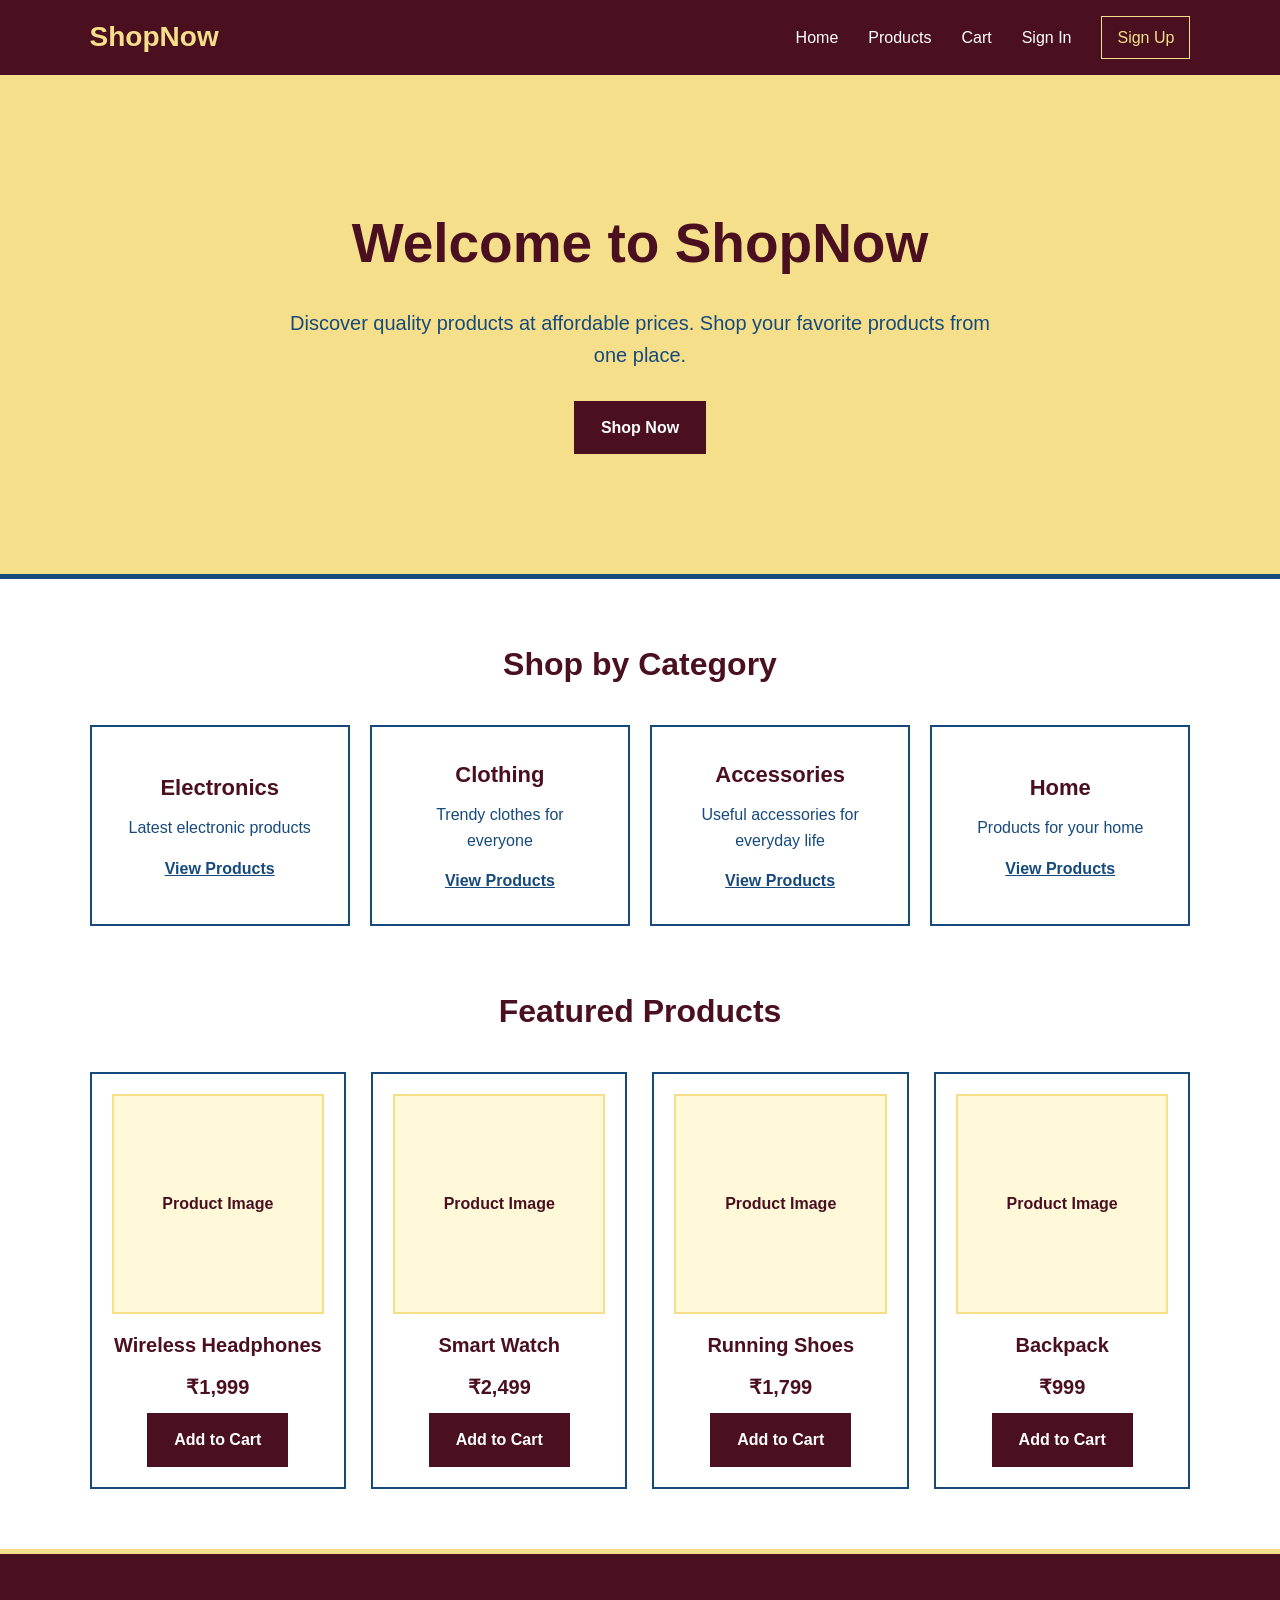
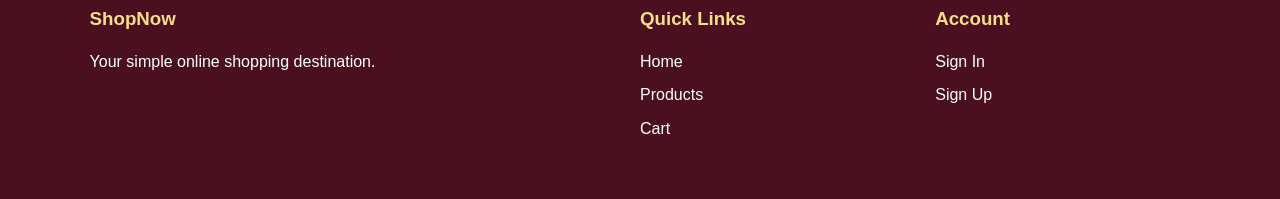
<file: projects/ecommerce-website/index.html>
<!DOCTYPE html>
<html lang="en">
  <head>
    <meta charset="UTF-8" />
    <meta name="viewport" content="width=device-width, initial-scale=1.0" />
    <title>ShopNow - Home</title>
    <link rel="stylesheet" href="css/style.css" />
  </head>

  <body>
    <!-- Header -->
    <header class="header">
      <div class="logo">
        <a href="index.html">ShopNow</a>
      </div>

      <nav class="navbar">
        <a href="index.html">Home</a>
        <a href="products.html">Products</a>
        <a href="cart.html">Cart</a>
        <a href="signin.html">Sign In</a>
        <a href="signup.html" class="signup-link">Sign Up</a>
      </nav>
    </header>

    <!-- Hero Section -->
    <section class="hero">
      <div class="hero-content">
        <h1>Welcome to ShopNow</h1>

        <p>
          Discover quality products at affordable prices. Shop your favorite
          products from one place.
        </p>

        <a href="products.html" class="btn"> Shop Now </a>
      </div>
    </section>

    <!-- Categories -->
    <section class="section">
      <h2>Shop by Category</h2>

      <div class="category-container">
        <div class="category-card">
          <h3>Electronics</h3>
          <p>Latest electronic products</p>
          <a href="products.html">View Products</a>
        </div>

        <div class="category-card">
          <h3>Clothing</h3>
          <p>Trendy clothes for everyone</p>
          <a href="products.html">View Products</a>
        </div>

        <div class="category-card">
          <h3>Accessories</h3>
          <p>Useful accessories for everyday life</p>
          <a href="products.html">View Products</a>
        </div>

        <div class="category-card">
          <h3>Home</h3>
          <p>Products for your home</p>
          <a href="products.html">View Products</a>
        </div>
      </div>
    </section>

    <!-- Featured Products -->
    <section class="section">
      <h2>Featured Products</h2>

      <div class="product-container">
        <div class="product-card">
          <div class="product-image">Product Image</div>

          <h3>Wireless Headphones</h3>

          <p class="price">₹1,999</p>

          <a href="cart.html" class="btn"> Add to Cart </a>
        </div>

        <div class="product-card">
          <div class="product-image">Product Image</div>

          <h3>Smart Watch</h3>

          <p class="price">₹2,499</p>

          <a href="cart.html" class="btn"> Add to Cart </a>
        </div>

        <div class="product-card">
          <div class="product-image">Product Image</div>

          <h3>Running Shoes</h3>

          <p class="price">₹1,799</p>

          <a href="cart.html" class="btn"> Add to Cart </a>
        </div>

        <div class="product-card">
          <div class="product-image">Product Image</div>

          <h3>Backpack</h3>

          <p class="price">₹999</p>

          <a href="cart.html" class="btn"> Add to Cart </a>
        </div>
      </div>
    </section>

    <!-- Footer -->
    <footer class="footer">
      <div>
        <h3>ShopNow</h3>
        <p>Your simple online shopping destination.</p>
      </div>

      <div>
        <h3>Quick Links</h3>
        <a href="index.html">Home</a>
        <a href="products.html">Products</a>
        <a href="cart.html">Cart</a>
      </div>

      <div>
        <h3>Account</h3>
        <a href="signin.html">Sign In</a>
        <a href="signup.html">Sign Up</a>
      </div>
    </footer>
  </body>
</html>
</file>
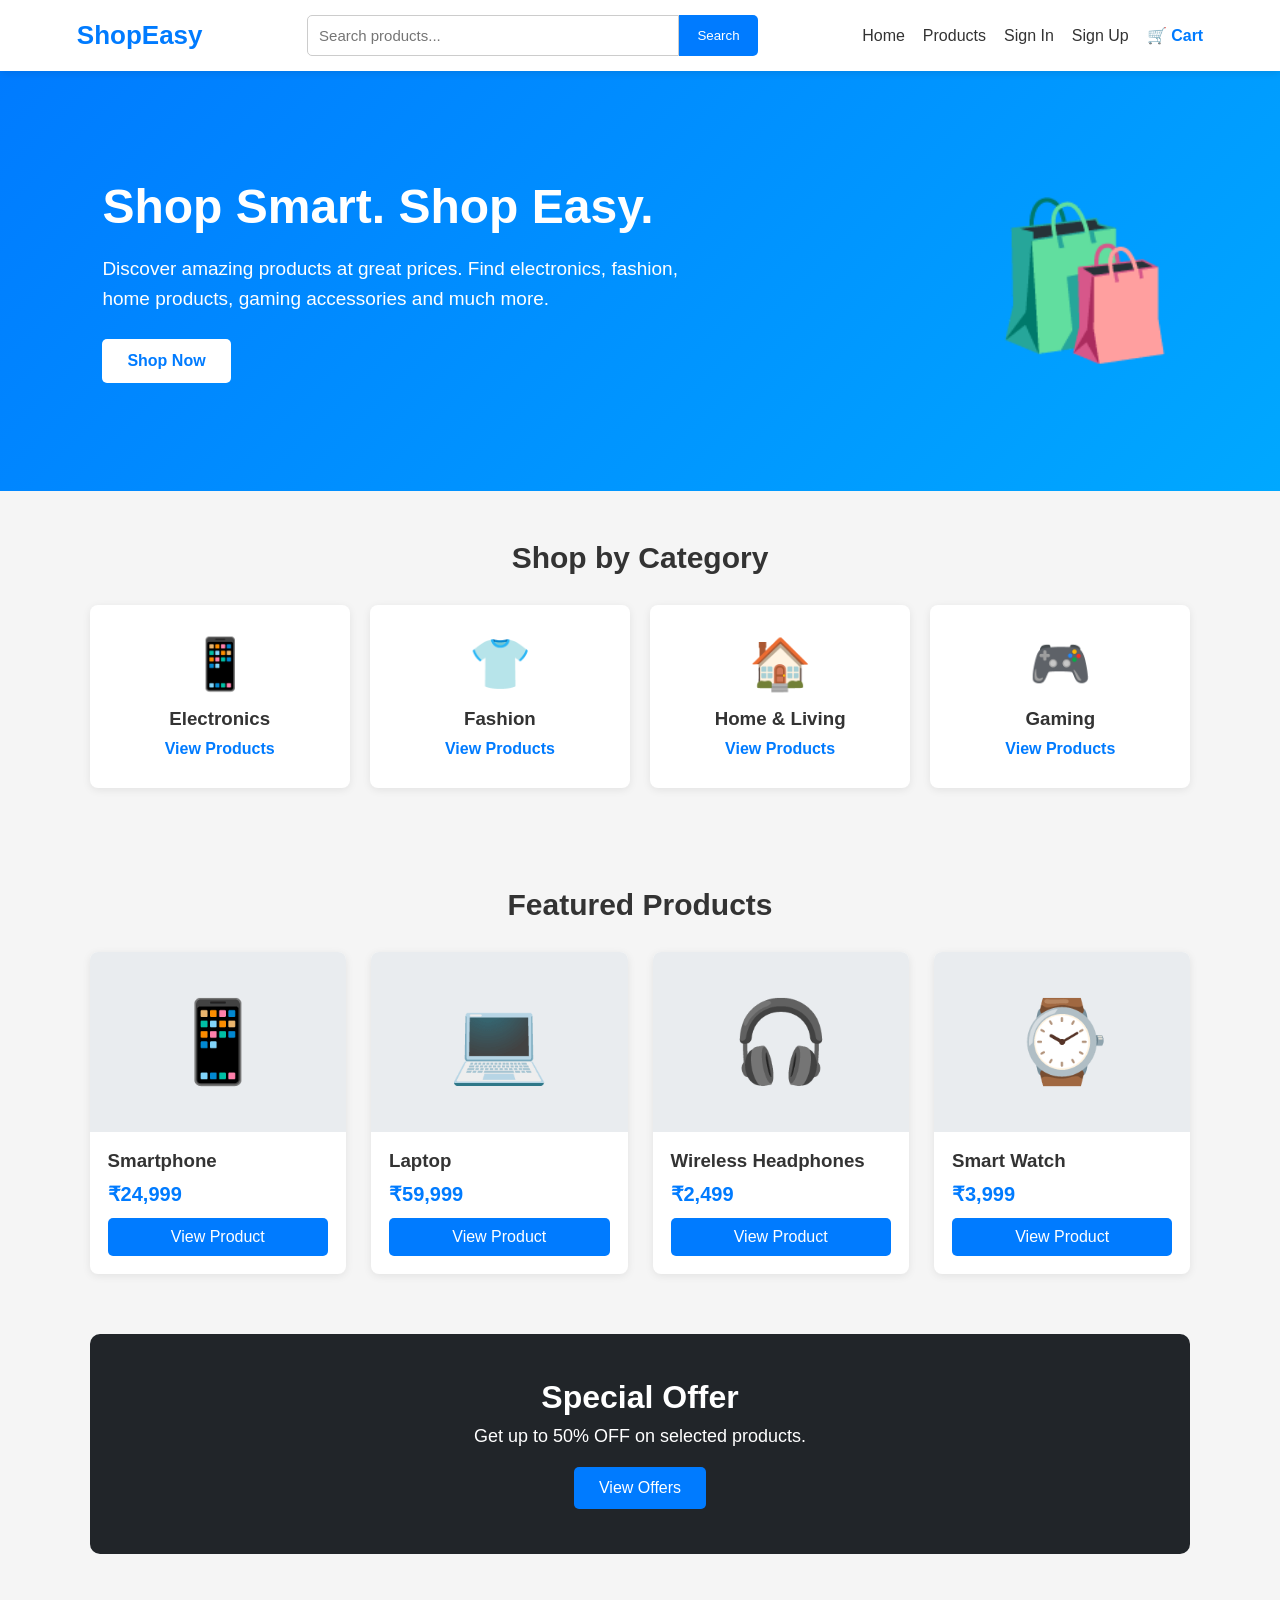
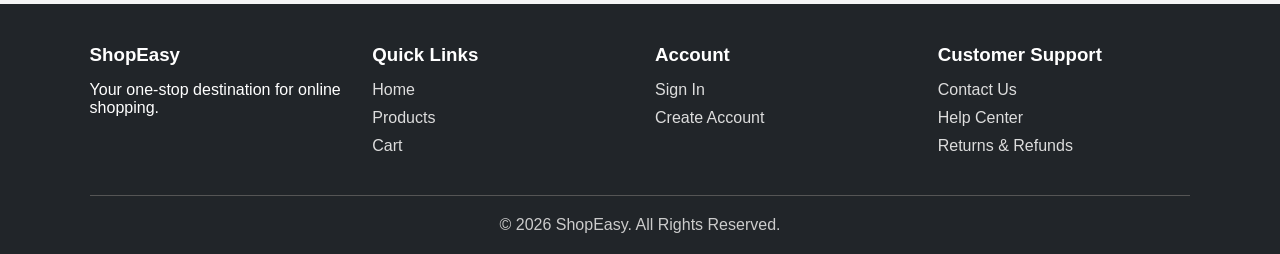
<file: projects/signupform/index.html>
<!DOCTYPE html>
<html lang="en">
  <head>
    <meta charset="UTF-8" />
    <meta name="viewport" content="width=device-width, initial-scale=1.0" />

    <title>ShopEasy - Home</title>

    <style>
      * {
        margin: 0;
        padding: 0;
        box-sizing: border-box;
      }

      body {
        font-family: Arial, sans-serif;
        background-color: #f5f5f5;
        color: #333;
      }

      /* NAVBAR */

      .navbar {
        background-color: white;
        min-height: 70px;
        display: flex;
        align-items: center;
        justify-content: space-between;
        padding: 15px 6%;
        box-shadow: 0 2px 8px rgba(0, 0, 0, 0.1);
        position: sticky;
        top: 0;
        z-index: 1000;
      }

      .logo {
        font-size: 26px;
        font-weight: bold;
        color: #007bff;
        text-decoration: none;
      }

      .search-box {
        display: flex;
        width: 40%;
      }

      .search-box input {
        width: 100%;
        padding: 11px;
        border: 1px solid #ccc;
        border-radius: 5px 0 0 5px;
        font-size: 15px;
        outline: none;
      }

      .search-box button {
        padding: 11px 18px;
        border: none;
        background-color: #007bff;
        color: white;
        cursor: pointer;
        border-radius: 0 5px 5px 0;
      }

      .nav-links {
        display: flex;
        align-items: center;
        gap: 18px;
      }

      .nav-links a {
        text-decoration: none;
        color: #333;
        font-weight: 500;
      }

      .nav-links a:hover {
        color: #007bff;
      }

      .cart {
        color: #007bff !important;
        font-weight: bold !important;
      }

      /* HERO */

      .hero {
        min-height: 420px;
        background: linear-gradient(135deg, #007bff, #00a8ff);
        color: white;
        display: flex;
        align-items: center;
        justify-content: space-between;
        padding: 60px 8%;
      }

      .hero-content {
        max-width: 600px;
      }

      .hero-content h1 {
        font-size: 48px;
        margin-bottom: 20px;
      }

      .hero-content p {
        font-size: 19px;
        line-height: 1.6;
        margin-bottom: 25px;
      }

      .shop-btn {
        display: inline-block;
        background-color: white;
        color: #007bff;
        padding: 13px 25px;
        border-radius: 5px;
        text-decoration: none;
        font-weight: bold;
      }

      .shop-btn:hover {
        background-color: #eee;
      }

      .hero-icon {
        font-size: 150px;
      }

      /* SECTION */

      .section {
        padding: 50px 7%;
      }

      .section-title {
        text-align: center;
        font-size: 30px;
        margin-bottom: 30px;
      }

      /* CATEGORIES */

      .categories {
        display: grid;
        grid-template-columns: repeat(4, 1fr);
        gap: 20px;
      }

      .category {
        background-color: white;
        padding: 30px;
        text-align: center;
        border-radius: 8px;
        box-shadow: 0 2px 8px rgba(0, 0, 0, 0.08);
        transition: 0.3s;
      }

      .category:hover {
        transform: translateY(-5px);
      }

      .category-icon {
        font-size: 50px;
        margin-bottom: 15px;
      }

      .category h3 {
        margin-bottom: 10px;
      }

      .category a {
        color: #007bff;
        text-decoration: none;
        font-weight: bold;
      }

      /* PRODUCTS */

      .products {
        display: grid;
        grid-template-columns: repeat(4, 1fr);
        gap: 25px;
      }

      .product-card {
        background-color: white;
        border-radius: 8px;
        overflow: hidden;
        box-shadow: 0 2px 8px rgba(0, 0, 0, 0.08);
      }

      .product-image {
        height: 180px;
        background-color: #e9ecef;
        display: flex;
        align-items: center;
        justify-content: center;
        font-size: 80px;
      }

      .product-details {
        padding: 18px;
      }

      .product-details h3 {
        margin-bottom: 10px;
      }

      .price {
        font-size: 20px;
        color: #007bff;
        font-weight: bold;
        margin-bottom: 12px;
      }

      .product-btn {
        display: block;
        text-align: center;
        background-color: #007bff;
        color: white;
        padding: 10px;
        border-radius: 5px;
        text-decoration: none;
      }

      .product-btn:hover {
        background-color: #0056b3;
      }

      /* OFFER */

      .offer {
        margin: 10px 7% 50px;
        padding: 45px;
        text-align: center;
        background-color: #212529;
        color: white;
        border-radius: 10px;
      }

      .offer h2 {
        font-size: 32px;
        margin-bottom: 10px;
      }

      .offer p {
        margin-bottom: 20px;
        font-size: 18px;
      }

      .offer a {
        display: inline-block;
        padding: 12px 25px;
        background-color: #007bff;
        color: white;
        text-decoration: none;
        border-radius: 5px;
      }

      /* FOOTER */

      footer {
        background-color: #212529;
        color: white;
        padding: 40px 7% 20px;
      }

      .footer-content {
        display: grid;
        grid-template-columns: repeat(4, 1fr);
        gap: 30px;
      }

      .footer-column h3 {
        margin-bottom: 15px;
      }

      .footer-column a {
        display: block;
        color: #ddd;
        text-decoration: none;
        margin-bottom: 10px;
      }

      .footer-column a:hover {
        color: white;
      }

      .copyright {
        text-align: center;
        border-top: 1px solid #555;
        margin-top: 30px;
        padding-top: 20px;
        color: #ccc;
      }

      /* RESPONSIVE */

      @media (max-width: 900px) {
        .navbar {
          flex-wrap: wrap;
          gap: 15px;
        }

        .search-box {
          width: 100%;
          order: 3;
        }

        .categories,
        .products {
          grid-template-columns: repeat(2, 1fr);
        }

        .footer-content {
          grid-template-columns: repeat(2, 1fr);
        }

        .hero-icon {
          display: none;
        }
      }

      @media (max-width: 600px) {
        .nav-links {
          gap: 10px;
          font-size: 13px;
        }

        .hero-content h1 {
          font-size: 35px;
        }

        .categories,
        .products,
        .footer-content {
          grid-template-columns: 1fr;
        }
      }
    </style>
  </head>

  <body>
    <!-- NAVIGATION -->

    <nav class="navbar">
      <a href="index.html" class="logo"> ShopEasy </a>

      <div class="search-box">
        <input type="text" placeholder="Search products..." />

        <button>Search</button>
      </div>

      <div class="nav-links">
        <a href="index.html">Home</a>

        <a href="products.html">Products</a>

        <a href="signin.html">Sign In</a>

        <a href="signup.html">Sign Up</a>

        <a href="#" class="cart"> 🛒 Cart </a>
      </div>
    </nav>

    <!-- HERO -->

    <section class="hero">
      <div class="hero-content">
        <h1>Shop Smart. Shop Easy.</h1>

        <p>
          Discover amazing products at great prices. Find electronics, fashion,
          home products, gaming accessories and much more.
        </p>

        <a href="products.html" class="shop-btn"> Shop Now </a>
      </div>

      <div class="hero-icon">🛍️</div>
    </section>

    <!-- CATEGORIES -->

    <section class="section">
      <h2 class="section-title">Shop by Category</h2>

      <div class="categories">
        <div class="category">
          <div class="category-icon">📱</div>

          <h3>Electronics</h3>

          <a href="products.html"> View Products </a>
        </div>

        <div class="category">
          <div class="category-icon">👕</div>

          <h3>Fashion</h3>

          <a href="products.html"> View Products </a>
        </div>

        <div class="category">
          <div class="category-icon">🏠</div>

          <h3>Home & Living</h3>

          <a href="products.html"> View Products </a>
        </div>

        <div class="category">
          <div class="category-icon">🎮</div>

          <h3>Gaming</h3>

          <a href="products.html"> View Products </a>
        </div>
      </div>
    </section>

    <!-- FEATURED PRODUCTS -->

    <section class="section">
      <h2 class="section-title">Featured Products</h2>

      <div class="products">
        <div class="product-card">
          <div class="product-image">📱</div>

          <div class="product-details">
            <h3>Smartphone</h3>

            <p class="price">₹24,999</p>

            <a href="products.html" class="product-btn"> View Product </a>
          </div>
        </div>

        <div class="product-card">
          <div class="product-image">💻</div>

          <div class="product-details">
            <h3>Laptop</h3>

            <p class="price">₹59,999</p>

            <a href="products.html" class="product-btn"> View Product </a>
          </div>
        </div>

        <div class="product-card">
          <div class="product-image">🎧</div>

          <div class="product-details">
            <h3>Wireless Headphones</h3>

            <p class="price">₹2,499</p>

            <a href="products.html" class="product-btn"> View Product </a>
          </div>
        </div>

        <div class="product-card">
          <div class="product-image">⌚</div>

          <div class="product-details">
            <h3>Smart Watch</h3>

            <p class="price">₹3,999</p>

            <a href="products.html" class="product-btn"> View Product </a>
          </div>
        </div>
      </div>
    </section>

    <!-- OFFER -->

    <section class="offer">
      <h2>Special Offer</h2>

      <p>Get up to 50% OFF on selected products.</p>

      <a href="products.html"> View Offers </a>
    </section>

    <!-- FOOTER -->

    <footer>
      <div class="footer-content">
        <div class="footer-column">
          <h3>ShopEasy</h3>

          <p>Your one-stop destination for online shopping.</p>
        </div>

        <div class="footer-column">
          <h3>Quick Links</h3>

          <a href="index.html">Home</a>

          <a href="products.html">Products</a>

          <a href="#">Cart</a>
        </div>

        <div class="footer-column">
          <h3>Account</h3>

          <a href="signin.html">Sign In</a>

          <a href="signup.html">Create Account</a>
        </div>

        <div class="footer-column">
          <h3>Customer Support</h3>

          <a href="#">Contact Us</a>

          <a href="#">Help Center</a>

          <a href="#">Returns & Refunds</a>
        </div>
      </div>

      <div class="copyright">© 2026 ShopEasy. All Rights Reserved.</div>
    </footer>
  </body>
</html>
</file>
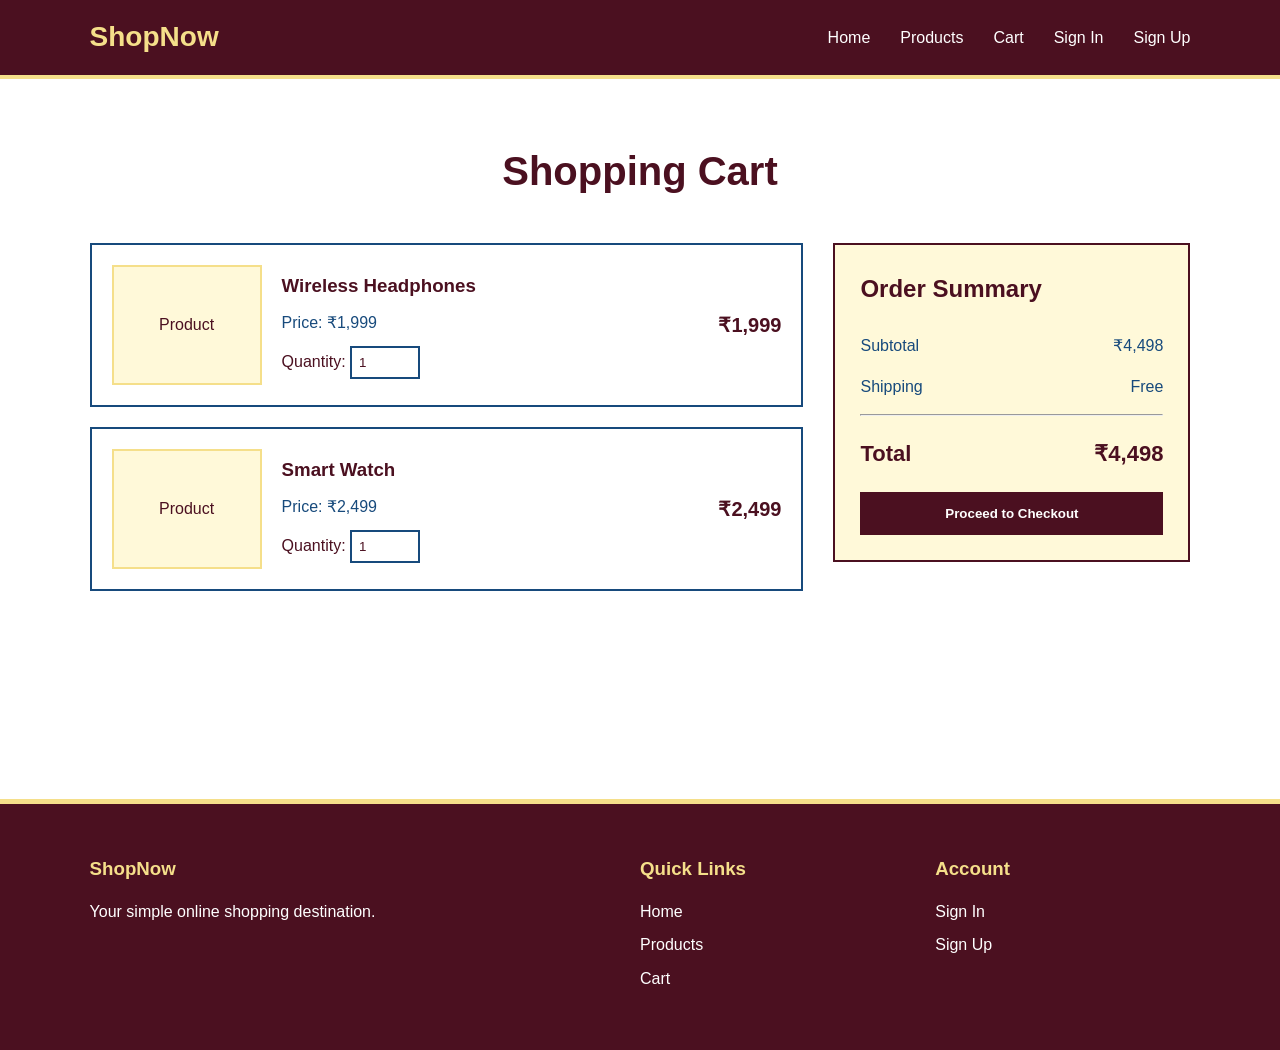
<file: projects/ecommerce-website/cart.html>
<!DOCTYPE html>
<html lang="en">
  <head>
    <meta charset="UTF-8" />
    <meta name="viewport" content="width=device-width, initial-scale=1.0" />
    <title>ShopNow - Cart</title>
    <link rel="stylesheet" href="css/style.css" />
  </head>

  <body>
    <!-- Header -->
    <header class="header">
      <div class="logo">
        <a href="index.html">ShopNow</a>
      </div>

      <nav class="navbar">
        <a href="index.html">Home</a>
        <a href="products.html">Products</a>
        <a href="cart.html">Cart</a>
        <a href="signin.html">Sign In</a>
        <a href="signup.html">Sign Up</a>
      </nav>
    </header>

    <!-- Cart -->
    <main class="cart-section">
      <h1>Shopping Cart</h1>

      <div class="cart-container">
        <!-- Cart Items -->
        <div class="cart-items">
          <div class="cart-item">
            <div class="cart-image">Product</div>

            <div class="cart-details">
              <h3>Wireless Headphones</h3>

              <p>Price: ₹1,999</p>

              <label>
                Quantity:
                <input type="number" value="1" min="1" />
              </label>
            </div>

            <div class="cart-price">₹1,999</div>
          </div>

          <div class="cart-item">
            <div class="cart-image">Product</div>

            <div class="cart-details">
              <h3>Smart Watch</h3>

              <p>Price: ₹2,499</p>

              <label>
                Quantity:
                <input type="number" value="1" min="1" />
              </label>
            </div>

            <div class="cart-price">₹2,499</div>
          </div>
        </div>

        <!-- Order Summary -->
        <div class="order-summary">
          <h2>Order Summary</h2>

          <div class="summary-row">
            <span>Subtotal</span>
            <span>₹4,498</span>
          </div>

          <div class="summary-row">
            <span>Shipping</span>
            <span>Free</span>
          </div>

          <hr />

          <div class="summary-total">
            <span>Total</span>
            <span>₹4,498</span>
          </div>

          <button class="btn checkout-btn">Proceed to Checkout</button>
        </div>
      </div>
    </main>

    <!-- Footer -->
    <footer class="footer">
      <div>
        <h3>ShopNow</h3>
        <p>Your simple online shopping destination.</p>
      </div>

      <div>
        <h3>Quick Links</h3>
        <a href="index.html">Home</a>
        <a href="products.html">Products</a>
        <a href="cart.html">Cart</a>
      </div>

      <div>
        <h3>Account</h3>
        <a href="signin.html">Sign In</a>
        <a href="signup.html">Sign Up</a>
      </div>
    </footer>
  </body>
</html>
</file>
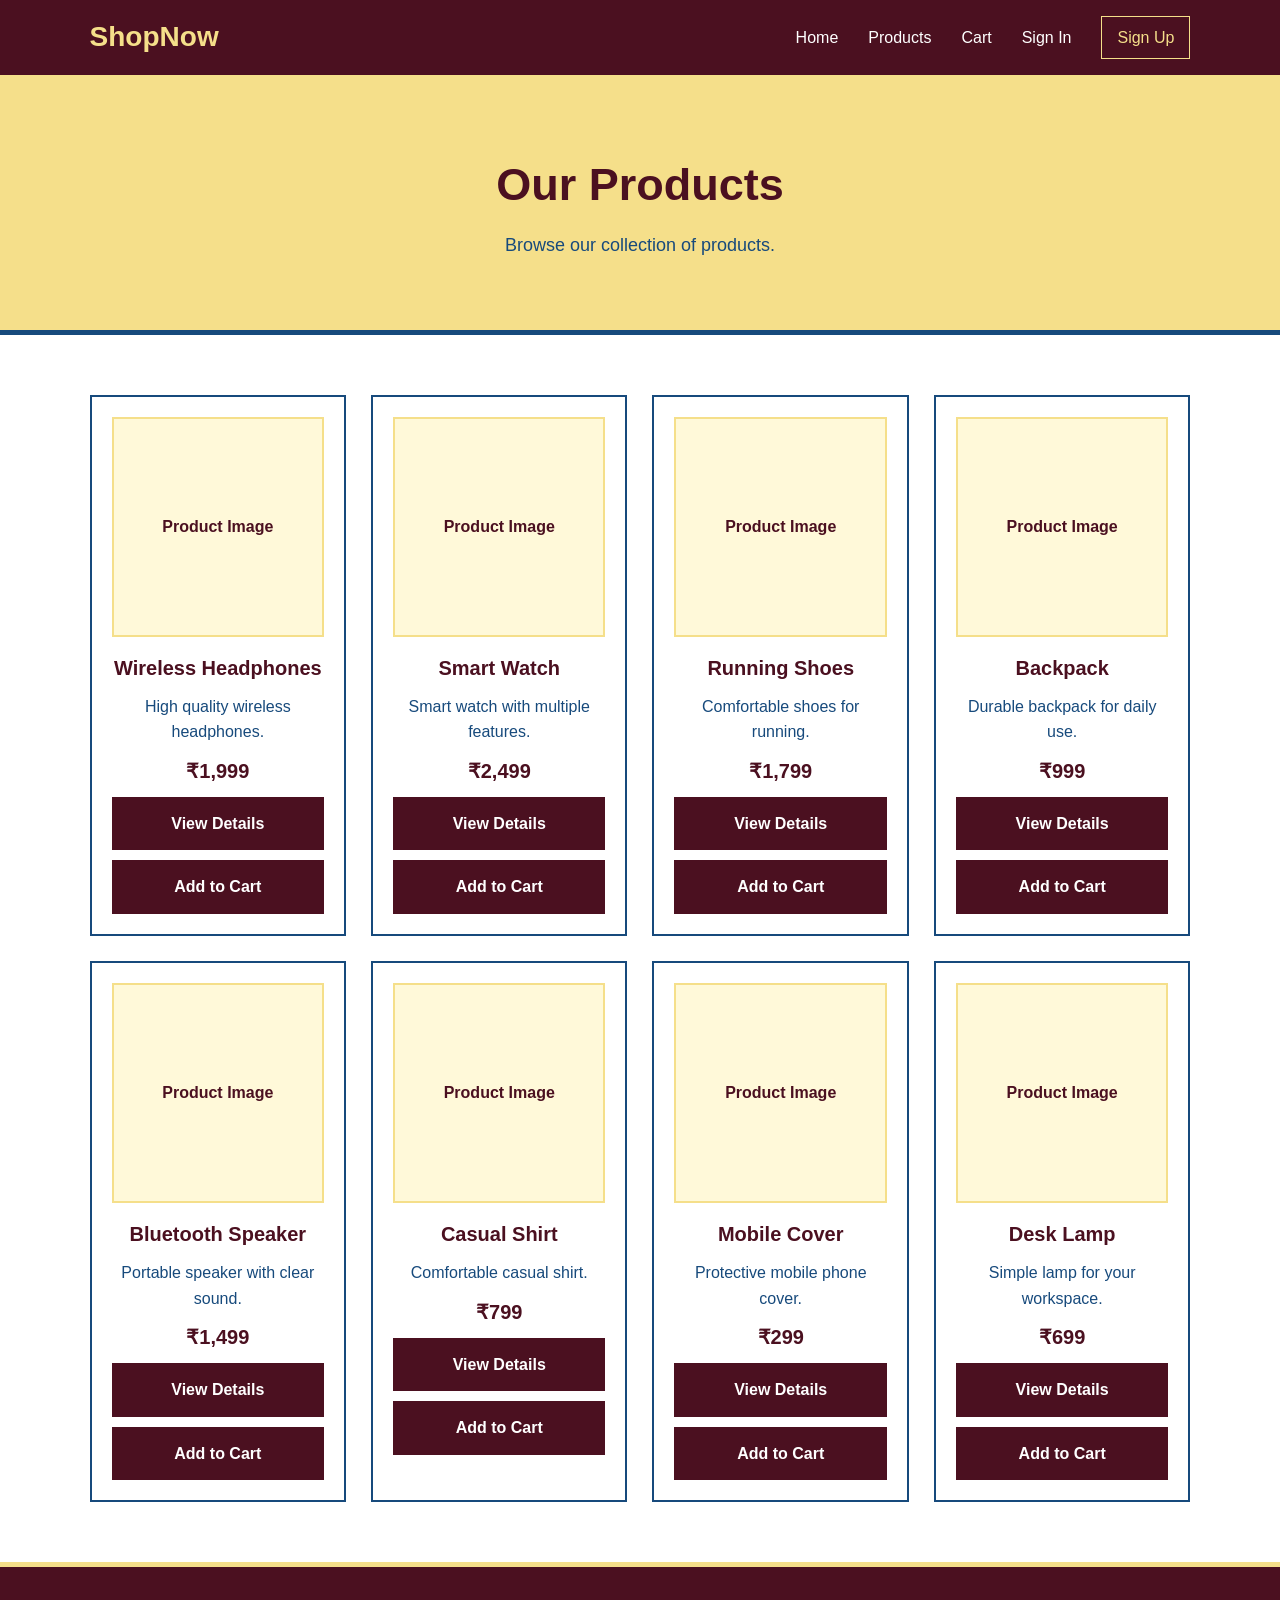
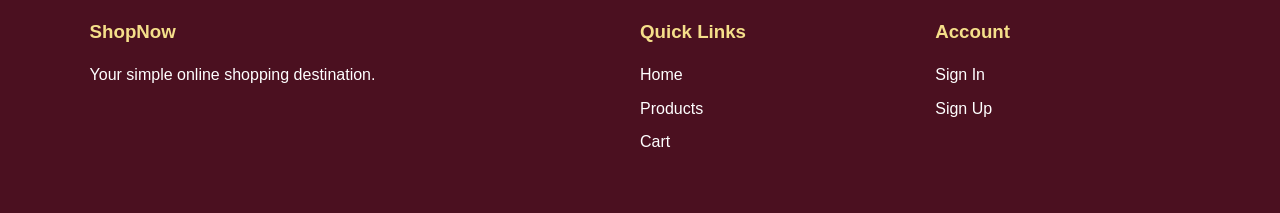
<file: projects/ecommerce-website/products.html>
<!DOCTYPE html>
<html lang="en">
  <head>
    <meta charset="UTF-8" />
    <meta name="viewport" content="width=device-width, initial-scale=1.0" />
    <title>ShopNow - Products</title>
    <link rel="stylesheet" href="css/style.css" />
  </head>

  <body>
    <!-- Header -->
    <header class="header">
      <div class="logo">
        <a href="index.html">ShopNow</a>
      </div>

      <nav class="navbar">
        <a href="index.html">Home</a>
        <a href="products.html">Products</a>
        <a href="cart.html">Cart</a>
        <a href="signin.html">Sign In</a>
        <a href="signup.html" class="signup-link">Sign Up</a>
      </nav>
    </header>

    <!-- Page Heading -->
    <section class="page-header">
      <h1>Our Products</h1>

      <p>Browse our collection of products.</p>
    </section>

    <!-- Products -->
    <main class="section">
      <div class="product-container">
        <!-- Product 1 -->
        <div class="product-card">
          <div class="product-image">Product Image</div>

          <h3>Wireless Headphones</h3>

          <p>High quality wireless headphones.</p>

          <p class="price">₹1,999</p>

          <div class="product-buttons">
            <a href="#" class="btn">View Details</a>
            <a href="cart.html" class="btn">Add to Cart</a>
          </div>
        </div>

        <!-- Product 2 -->
        <div class="product-card">
          <div class="product-image">Product Image</div>

          <h3>Smart Watch</h3>

          <p>Smart watch with multiple features.</p>

          <p class="price">₹2,499</p>

          <div class="product-buttons">
            <a href="#" class="btn">View Details</a>
            <a href="cart.html" class="btn">Add to Cart</a>
          </div>
        </div>

        <!-- Product 3 -->
        <div class="product-card">
          <div class="product-image">Product Image</div>

          <h3>Running Shoes</h3>

          <p>Comfortable shoes for running.</p>

          <p class="price">₹1,799</p>

          <div class="product-buttons">
            <a href="#" class="btn">View Details</a>
            <a href="cart.html" class="btn">Add to Cart</a>
          </div>
        </div>

        <!-- Product 4 -->
        <div class="product-card">
          <div class="product-image">Product Image</div>

          <h3>Backpack</h3>

          <p>Durable backpack for daily use.</p>

          <p class="price">₹999</p>

          <div class="product-buttons">
            <a href="#" class="btn">View Details</a>
            <a href="cart.html" class="btn">Add to Cart</a>
          </div>
        </div>

        <!-- Product 5 -->
        <div class="product-card">
          <div class="product-image">Product Image</div>

          <h3>Bluetooth Speaker</h3>

          <p>Portable speaker with clear sound.</p>

          <p class="price">₹1,499</p>

          <div class="product-buttons">
            <a href="#" class="btn">View Details</a>
            <a href="cart.html" class="btn">Add to Cart</a>
          </div>
        </div>

        <!-- Product 6 -->
        <div class="product-card">
          <div class="product-image">Product Image</div>

          <h3>Casual Shirt</h3>

          <p>Comfortable casual shirt.</p>

          <p class="price">₹799</p>

          <div class="product-buttons">
            <a href="#" class="btn">View Details</a>
            <a href="cart.html" class="btn">Add to Cart</a>
          </div>
        </div>

        <!-- Product 7 -->
        <div class="product-card">
          <div class="product-image">Product Image</div>

          <h3>Mobile Cover</h3>

          <p>Protective mobile phone cover.</p>

          <p class="price">₹299</p>

          <div class="product-buttons">
            <a href="#" class="btn">View Details</a>
            <a href="cart.html" class="btn">Add to Cart</a>
          </div>
        </div>

        <!-- Product 8 -->
        <div class="product-card">
          <div class="product-image">Product Image</div>

          <h3>Desk Lamp</h3>

          <p>Simple lamp for your workspace.</p>

          <p class="price">₹699</p>

          <div class="product-buttons">
            <a href="#" class="btn">View Details</a>
            <a href="cart.html" class="btn">Add to Cart</a>
          </div>
        </div>
      </div>
    </main>

    <!-- Footer -->
    <footer class="footer">
      <div>
        <h3>ShopNow</h3>
        <p>Your simple online shopping destination.</p>
      </div>

      <div>
        <h3>Quick Links</h3>
        <a href="index.html">Home</a>
        <a href="products.html">Products</a>
        <a href="cart.html">Cart</a>
      </div>

      <div>
        <h3>Account</h3>
        <a href="signin.html">Sign In</a>
        <a href="signup.html">Sign Up</a>
      </div>
    </footer>
  </body>
</html>
</file>
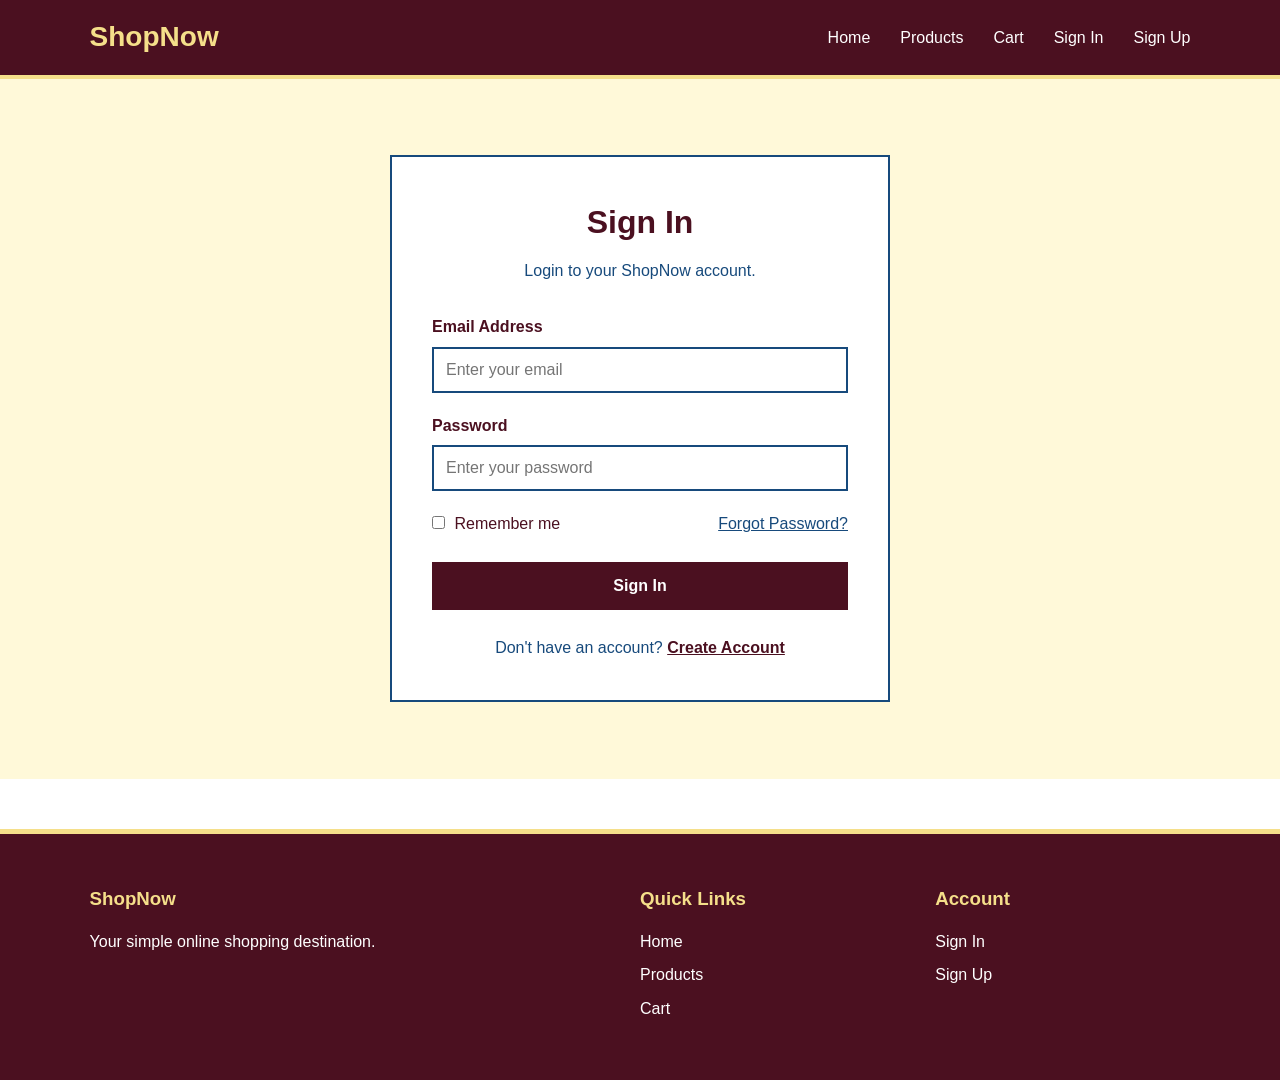
<file: projects/ecommerce-website/signin.html>
<!DOCTYPE html>
<html lang="en">
<head>
    <meta charset="UTF-8">
    <meta name="viewport" content="width=device-width, initial-scale=1.0">
    <title>ShopNow - Sign In</title>
    <link rel="stylesheet" href="css/style.css">
</head>

<body>

    <!-- Header -->
    <header class="header">

        <div class="logo">
            <a href="index.html">ShopNow</a>
        </div>

        <nav class="navbar">
            <a href="index.html">Home</a>
            <a href="products.html">Products</a>
            <a href="cart.html">Cart</a>
            <a href="signin.html">Sign In</a>
            <a href="signup.html">Sign Up</a>
        </nav>

    </header>


    <!-- Sign In Form -->
    <main class="form-section">

        <div class="form-container">

            <h1>Sign In</h1>

            <p class="form-description">
                Login to your ShopNow account.
            </p>


            <form>

                <div class="form-group">

                    <label for="email">
                        Email Address
                    </label>

                    <input
                        type="email"
                        id="email"
                        name="email"
                        placeholder="Enter your email"
                        required
                    >

                </div>


                <div class="form-group">

                    <label for="password">
                        Password
                    </label>

                    <input
                        type="password"
                        id="password"
                        name="password"
                        placeholder="Enter your password"
                        required
                    >

                </div>


                <div class="form-options">

                    <label>
                        <input type="checkbox">
                        Remember me
                    </label>

                    <a href="#">
                        Forgot Password?
                    </a>

                </div>


                <button type="submit" class="form-button">
                    Sign In
                </button>

            </form>


            <p class="account-link">
                Don't have an account?
                <a href="signup.html">Create Account</a>
            </p>

        </div>

    </main>


    <!-- Footer -->
    <footer class="footer">

        <div>
            <h3>ShopNow</h3>
            <p>Your simple online shopping destination.</p>
        </div>

        <div>
            <h3>Quick Links</h3>
            <a href="index.html">Home</a>
            <a href="products.html">Products</a>
            <a href="cart.html">Cart</a>
        </div>

        <div>
            <h3>Account</h3>
            <a href="signin.html">Sign In</a>
            <a href="signup.html">Sign Up</a>
        </div>

    </footer>

</body>
</html>
</file>
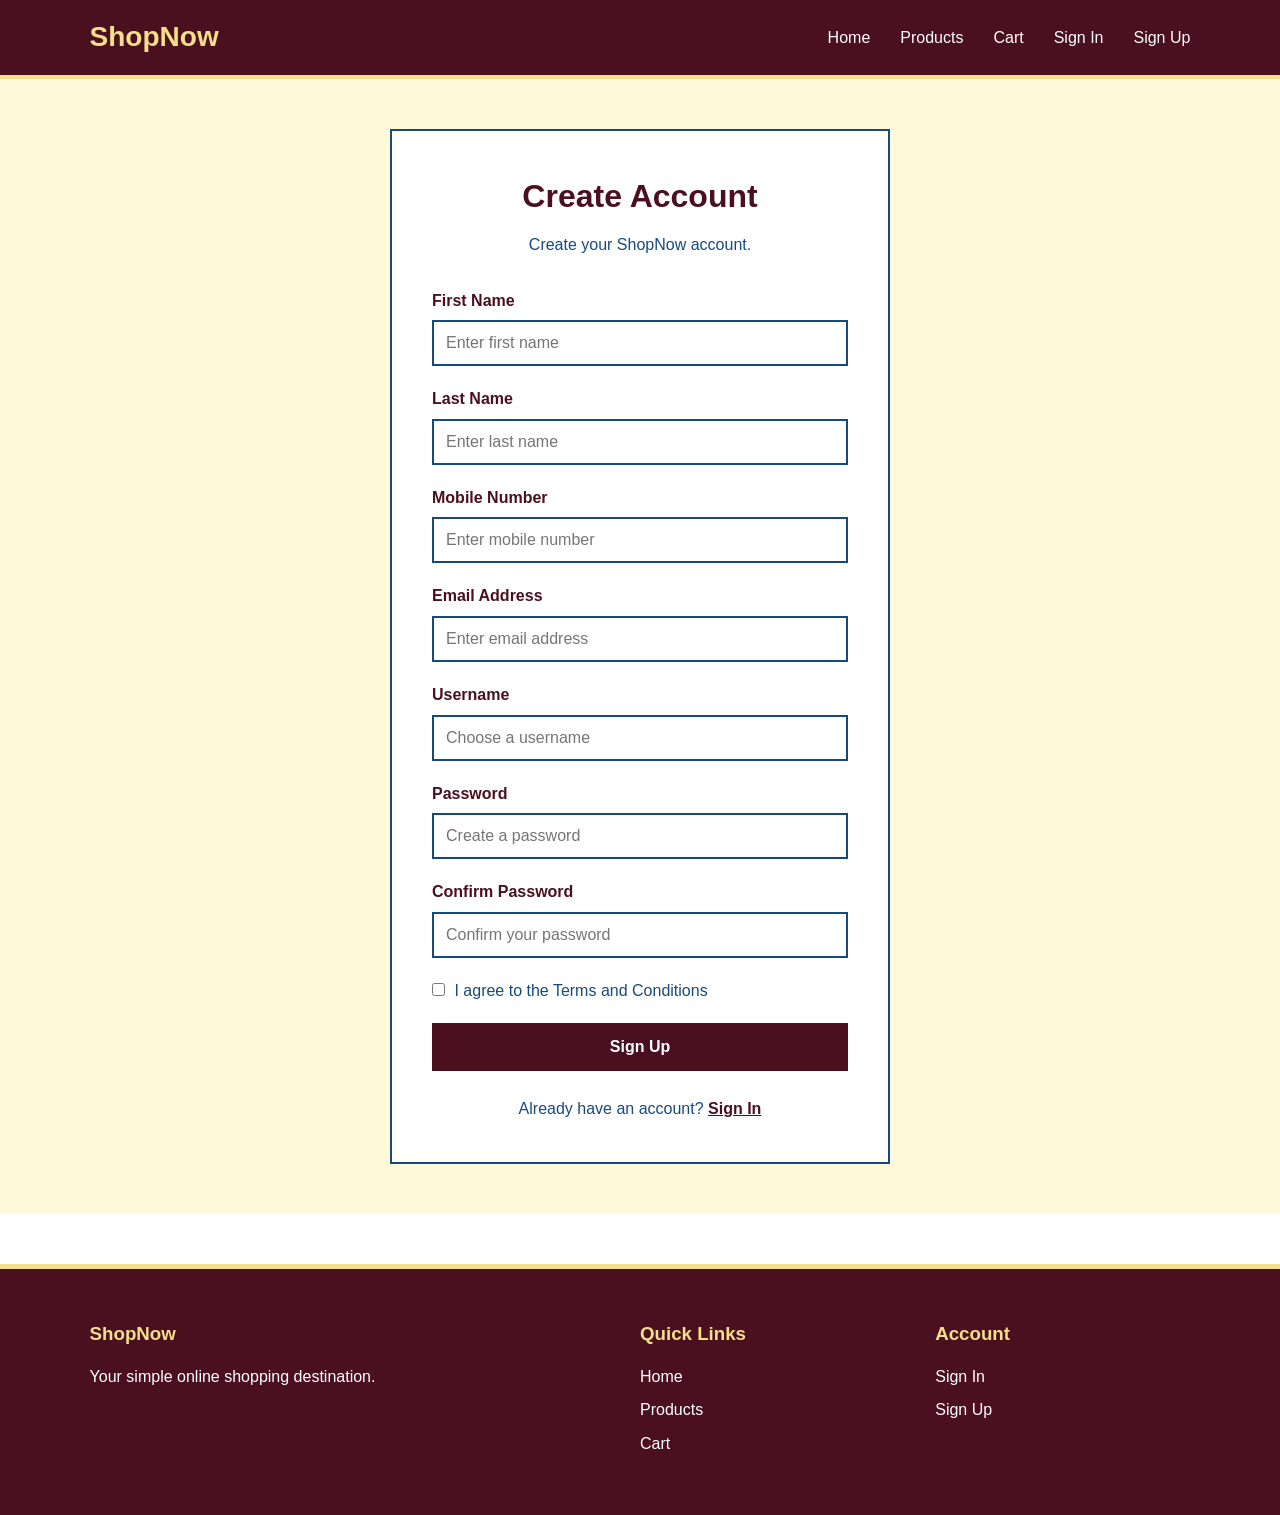
<file: projects/ecommerce-website/signup.html>
<!DOCTYPE html>
<html lang="en">
  <head>
    <meta charset="UTF-8" />
    <meta name="viewport" content="width=device-width, initial-scale=1.0" />
    <title>ShopNow - Sign Up</title>
    <link rel="stylesheet" href="css/style.css" />
  </head>

  <body>
    <!-- Header -->
    <header class="header">
      <div class="logo">
        <a href="index.html">ShopNow</a>
      </div>

      <nav class="navbar">
        <a href="index.html">Home</a>
        <a href="products.html">Products</a>
        <a href="cart.html">Cart</a>
        <a href="signin.html">Sign In</a>
        <a href="signup.html">Sign Up</a>
      </nav>
    </header>

    <!-- Sign Up Form -->
    <main class="form-section">
      <div class="form-container">
        <h1>Create Account</h1>

        <p class="form-description">Create your ShopNow account.</p>

        <form>
          <!-- First Name -->
          <div class="form-group">
            <label for="firstName"> First Name </label>

            <input
              type="text"
              id="firstName"
              name="firstName"
              placeholder="Enter first name"
              required
            />
          </div>

          <!-- Last Name -->
          <div class="form-group">
            <label for="lastName"> Last Name </label>

            <input
              type="text"
              id="lastName"
              name="lastName"
              placeholder="Enter last name"
              required
            />
          </div>

          <!-- Mobile Number -->
          <div class="form-group">
            <label for="mobile"> Mobile Number </label>

            <input
              type="tel"
              id="mobile"
              name="mobile"
              placeholder="Enter mobile number"
              required
            />
          </div>

          <!-- Email -->
          <div class="form-group">
            <label for="email"> Email Address </label>

            <input
              type="email"
              id="email"
              name="email"
              placeholder="Enter email address"
              required
            />
          </div>

          <!-- Username -->
          <div class="form-group">
            <label for="username"> Username </label>

            <input
              type="text"
              id="username"
              name="username"
              placeholder="Choose a username"
              required
            />
          </div>

          <!-- Password -->
          <div class="form-group">
            <label for="password"> Password </label>

            <input
              type="password"
              id="password"
              name="password"
              placeholder="Create a password"
              required
            />
          </div>

          <!-- Confirm Password -->
          <div class="form-group">
            <label for="confirmPassword"> Confirm Password </label>

            <input
              type="password"
              id="confirmPassword"
              name="confirmPassword"
              placeholder="Confirm your password"
              required
            />
          </div>

          <!-- Terms -->
          <div class="terms">
            <label>
              <input type="checkbox" required />
              I agree to the Terms and Conditions
            </label>
          </div>

          <button type="submit" class="form-button">Sign Up</button>
        </form>

        <p class="account-link">
          Already have an account?
          <a href="signin.html">Sign In</a>
        </p>
      </div>
    </main>

    <!-- Footer -->
    <footer class="footer">
      <div>
        <h3>ShopNow</h3>
        <p>Your simple online shopping destination.</p>
      </div>

      <div>
        <h3>Quick Links</h3>
        <a href="index.html">Home</a>
        <a href="products.html">Products</a>
        <a href="cart.html">Cart</a>
      </div>

      <div>
        <h3>Account</h3>
        <a href="signin.html">Sign In</a>
        <a href="signup.html">Sign Up</a>
      </div>
    </footer>
  </body>
</html>
</file>
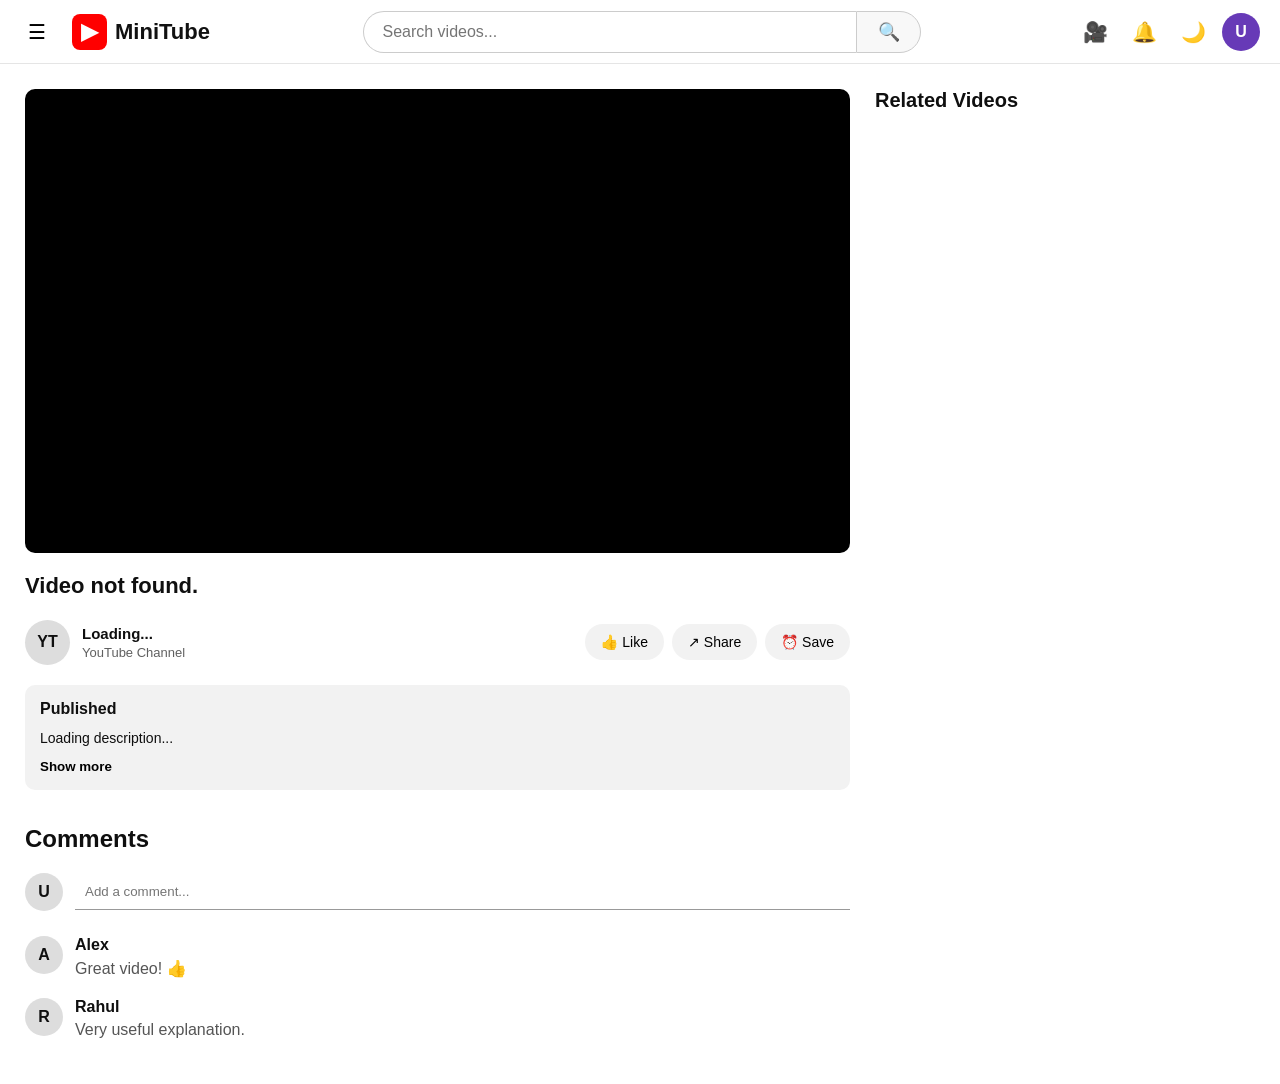
<file: projects/MiniTube/watch.html>
<!DOCTYPE html>
<html lang="en">
  <head>
    <meta charset="UTF-8" />

    <meta name="viewport" content="width=device-width, initial-scale=1.0" />

    <title>Watch Video - MiniTube</title>

    <link rel="stylesheet" href="css/style.css" />

    <link rel="stylesheet" href="css/watch.css" />
  </head>

  <body>
    <!-- ================= HEADER ================= -->

    <header class="header">
      <div class="header-left">
        <button id="menuButton" class="icon-button">☰</button>

        <a href="index.html" class="logo">
          <span class="logo-icon"> ▶ </span>

          <span> MiniTube </span>
        </a>
      </div>

      <!-- SEARCH -->

      <div class="search-container">
        <input type="text" id="searchInput" placeholder="Search videos..." />

        <button id="searchButton">🔍</button>
      </div>

      <div class="header-right">
        <button class="icon-button">🎥</button>

        <button class="icon-button">🔔</button>

        <button id="themeButton" class="icon-button">🌙</button>

        <div class="profile">U</div>
      </div>
    </header>

    <!-- ================= MAIN ================= -->

    <div class="watch-layout">
      <!-- ================= VIDEO SECTION ================= -->

      <main class="watch-main">
        <!-- VIDEO PLAYER -->

        <div class="player-container">
          <iframe
            id="videoPlayer"
            src=""
            title="YouTube video player"
            frameborder="0"
            allow="accelerometer;
                           autoplay;
                           clipboard-write;
                           encrypted-media;
                           gyroscope;
                           picture-in-picture;
                           web-share"
            allowfullscreen
          >
          </iframe>
        </div>

        <!-- VIDEO INFORMATION -->

        <section class="video-information">
          <h1 id="videoTitle">Loading video...</h1>

          <div class="video-actions">
            <div id="channelInfo" class="channel-info">
              <div id="channelAvatar" class="large-avatar">YT</div>

              <div>
                <h3 id="channelName">Loading...</h3>

                <p id="subscriberCount">YouTube Channel</p>
              </div>
            </div>

            <div class="action-buttons">
              <button id="likeButton" class="action-button">
                👍
                <span> Like </span>
              </button>

              <button id="shareButton" class="action-button">
                ↗
                <span> Share </span>
              </button>

              <button id="saveButton" class="action-button">
                ⏰
                <span> Save </span>
              </button>
            </div>
          </div>

          <!-- DESCRIPTION -->

          <div class="description-box">
            <div class="video-stats">
              <span id="videoDate"> Published </span>
            </div>

            <p id="videoDescription">Loading description...</p>

            <button id="descriptionButton" class="description-button">
              Show more
            </button>
          </div>

          <!-- COMMENTS -->

          <section class="comments-section">
            <h2>Comments</h2>

            <div class="comment-input">
              <div class="comment-avatar">U</div>

              <input type="text" placeholder="Add a comment..." />
            </div>

            <div class="comment">
              <div class="comment-avatar">A</div>

              <div>
                <strong> Alex </strong>

                <p>Great video! 👍</p>
              </div>
            </div>

            <div class="comment">
              <div class="comment-avatar">R</div>

              <div>
                <strong> Rahul </strong>

                <p>Very useful explanation.</p>
              </div>
            </div>
          </section>
        </section>
      </main>

      <!-- ================= RELATED VIDEOS ================= -->

      <aside class="related-section">
        <h2>Related Videos</h2>

        <div id="relatedVideos">
          <!-- Related videos generated by JS -->
        </div>
      </aside>
    </div>

    <!-- ================= JAVASCRIPT ================= -->

    <script src="js/config.js"></script>

    <script src="js/watch.js"></script>
  </body>
</html>
</file>
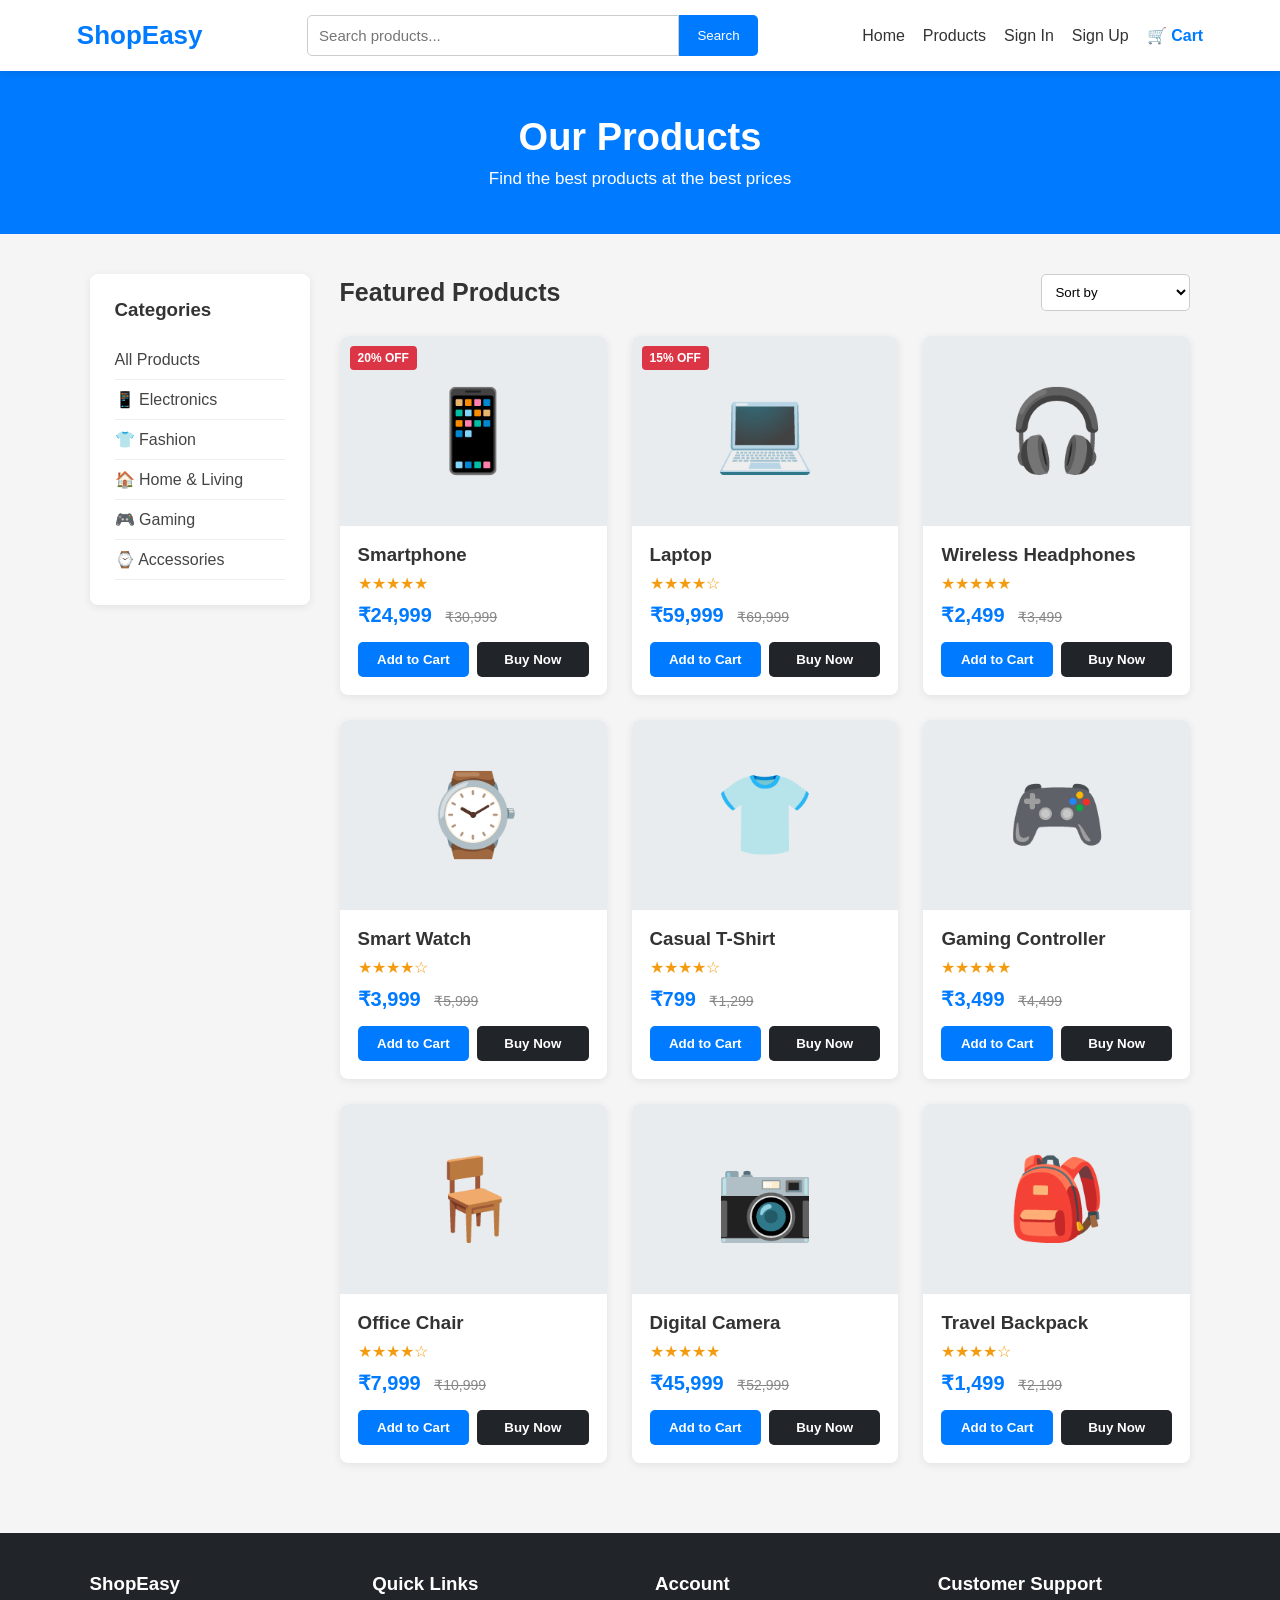
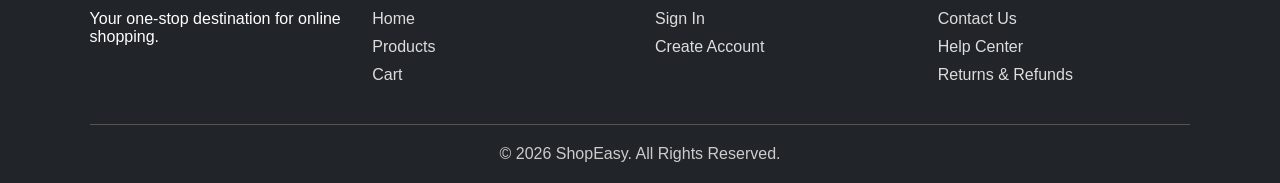
<file: projects/signupform/products.html>
<!DOCTYPE html>
<html lang="en">
  <head>
    <meta charset="UTF-8" />

    <meta name="viewport" content="width=device-width, initial-scale=1.0" />

    <title>ShopEasy - Products</title>

    <style>
      * {
        margin: 0;
        padding: 0;
        box-sizing: border-box;
      }

      body {
        font-family: Arial, sans-serif;
        background-color: #f5f5f5;
        color: #333;
      }

      /* NAVBAR */

      .navbar {
        background-color: white;
        min-height: 70px;
        display: flex;
        align-items: center;
        justify-content: space-between;
        padding: 15px 6%;
        box-shadow: 0 2px 8px rgba(0, 0, 0, 0.1);
        position: sticky;
        top: 0;
        z-index: 1000;
      }

      .logo {
        font-size: 26px;
        font-weight: bold;
        color: #007bff;
        text-decoration: none;
      }

      .search-box {
        display: flex;
        width: 40%;
      }

      .search-box input {
        width: 100%;
        padding: 11px;
        border: 1px solid #ccc;
        border-radius: 5px 0 0 5px;
        outline: none;
        font-size: 15px;
      }

      .search-box button {
        padding: 11px 18px;
        border: none;
        background-color: #007bff;
        color: white;
        cursor: pointer;
        border-radius: 0 5px 5px 0;
      }

      .nav-links {
        display: flex;
        gap: 18px;
        align-items: center;
      }

      .nav-links a {
        text-decoration: none;
        color: #333;
        font-weight: 500;
      }

      .nav-links a:hover {
        color: #007bff;
      }

      .cart {
        color: #007bff !important;
        font-weight: bold !important;
      }

      /* PAGE HEADER */

      .page-header {
        background-color: #007bff;
        color: white;
        text-align: center;
        padding: 45px 20px;
      }

      .page-header h1 {
        font-size: 38px;
        margin-bottom: 10px;
      }

      .page-header p {
        font-size: 17px;
      }

      /* MAIN */

      .main-container {
        display: flex;
        gap: 30px;
        padding: 40px 7%;
      }

      /* SIDEBAR */

      .sidebar {
        width: 220px;
        background-color: white;
        padding: 25px;
        border-radius: 8px;
        height: fit-content;
        box-shadow: 0 2px 8px rgba(0, 0, 0, 0.08);
      }

      .sidebar h3 {
        margin-bottom: 20px;
      }

      .category-link {
        display: block;
        padding: 10px 0;
        text-decoration: none;
        color: #444;
        border-bottom: 1px solid #eee;
      }

      .category-link:hover {
        color: #007bff;
      }

      /* PRODUCTS */

      .product-section {
        flex: 1;
      }

      .product-top {
        display: flex;
        justify-content: space-between;
        align-items: center;
        margin-bottom: 25px;
      }

      .product-top h2 {
        font-size: 25px;
      }

      .sort {
        padding: 9px;
        border: 1px solid #ccc;
        border-radius: 5px;
        background-color: white;
      }

      .products {
        display: grid;
        grid-template-columns: repeat(3, 1fr);
        gap: 25px;
      }

      .product-card {
        background-color: white;
        border-radius: 8px;
        overflow: hidden;
        box-shadow: 0 2px 8px rgba(0, 0, 0, 0.08);
        transition: 0.3s;
      }

      .product-card:hover {
        transform: translateY(-5px);
      }

      .product-image {
        height: 190px;
        background-color: #e9ecef;
        display: flex;
        justify-content: center;
        align-items: center;
        font-size: 80px;
        position: relative;
      }

      .discount {
        position: absolute;
        top: 10px;
        left: 10px;
        background-color: #dc3545;
        color: white;
        padding: 5px 8px;
        border-radius: 4px;
        font-size: 12px;
        font-weight: bold;
      }

      .product-details {
        padding: 18px;
      }

      .product-details h3 {
        margin-bottom: 8px;
      }

      .rating {
        color: #f39c12;
        margin-bottom: 10px;
      }

      .price {
        font-size: 20px;
        font-weight: bold;
        color: #007bff;
      }

      .old-price {
        color: #888;
        text-decoration: line-through;
        margin-left: 8px;
        font-size: 14px;
      }

      .buttons {
        display: flex;
        gap: 8px;
        margin-top: 15px;
      }

      .add-cart,
      .buy-now {
        flex: 1;
        padding: 10px 5px;
        border: none;
        border-radius: 5px;
        cursor: pointer;
        font-weight: bold;
      }

      .add-cart {
        background-color: #007bff;
        color: white;
      }

      .buy-now {
        background-color: #212529;
        color: white;
      }

      .add-cart:hover {
        background-color: #0056b3;
      }

      .buy-now:hover {
        background-color: #000;
      }

      /* FOOTER */

      footer {
        background-color: #212529;
        color: white;
        padding: 40px 7% 20px;
        margin-top: 30px;
      }

      .footer-content {
        display: grid;
        grid-template-columns: repeat(4, 1fr);
        gap: 30px;
      }

      .footer-column h3 {
        margin-bottom: 15px;
      }

      .footer-column a {
        display: block;
        color: #ddd;
        text-decoration: none;
        margin-bottom: 10px;
      }

      .footer-column a:hover {
        color: white;
      }

      .copyright {
        text-align: center;
        border-top: 1px solid #555;
        margin-top: 30px;
        padding-top: 20px;
        color: #ccc;
      }

      /* RESPONSIVE */

      @media (max-width: 1000px) {
        .navbar {
          flex-wrap: wrap;
          gap: 15px;
        }

        .search-box {
          width: 100%;
          order: 3;
        }

        .main-container {
          flex-direction: column;
        }

        .sidebar {
          width: 100%;
        }

        .products {
          grid-template-columns: repeat(2, 1fr);
        }

        .footer-content {
          grid-template-columns: repeat(2, 1fr);
        }
      }

      @media (max-width: 600px) {
        .products {
          grid-template-columns: 1fr;
        }

        .footer-content {
          grid-template-columns: 1fr;
        }

        .nav-links {
          gap: 8px;
          font-size: 13px;
        }
      }
    </style>
  </head>

  <body>
    <!-- NAVIGATION -->

    <nav class="navbar">
      <a href="index.html" class="logo"> ShopEasy </a>

      <div class="search-box">
        <input type="text" placeholder="Search products..." />

        <button>Search</button>
      </div>

      <div class="nav-links">
        <a href="index.html"> Home </a>

        <a href="products.html"> Products </a>

        <a href="signin.html"> Sign In </a>

        <a href="signup.html"> Sign Up </a>

        <a href="#" class="cart"> 🛒 Cart </a>
      </div>
    </nav>

    <!-- PAGE HEADER -->

    <section class="page-header">
      <h1>Our Products</h1>

      <p>Find the best products at the best prices</p>
    </section>

    <!-- MAIN CONTENT -->

    <div class="main-container">
      <!-- SIDEBAR -->

      <aside class="sidebar">
        <h3>Categories</h3>

        <a href="#" class="category-link"> All Products </a>

        <a href="#" class="category-link"> 📱 Electronics </a>

        <a href="#" class="category-link"> 👕 Fashion </a>

        <a href="#" class="category-link"> 🏠 Home & Living </a>

        <a href="#" class="category-link"> 🎮 Gaming </a>

        <a href="#" class="category-link"> ⌚ Accessories </a>
      </aside>

      <!-- PRODUCT SECTION -->

      <main class="product-section">
        <div class="product-top">
          <h2>Featured Products</h2>

          <select class="sort">
            <option>Sort by</option>

            <option>Price: Low to High</option>

            <option>Price: High to Low</option>

            <option>Rating</option>
          </select>
        </div>

        <div class="products">
          <!-- PRODUCT 1 -->

          <div class="product-card">
            <div class="product-image">
              <span class="discount"> 20% OFF </span>

              📱
            </div>

            <div class="product-details">
              <h3>Smartphone</h3>

              <div class="rating">★★★★★</div>

              <span class="price"> ₹24,999 </span>

              <span class="old-price"> ₹30,999 </span>

              <div class="buttons">
                <button class="add-cart">Add to Cart</button>

                <button class="buy-now">Buy Now</button>
              </div>
            </div>
          </div>

          <!-- PRODUCT 2 -->

          <div class="product-card">
            <div class="product-image">
              <span class="discount"> 15% OFF </span>

              💻
            </div>

            <div class="product-details">
              <h3>Laptop</h3>

              <div class="rating">★★★★☆</div>

              <span class="price"> ₹59,999 </span>

              <span class="old-price"> ₹69,999 </span>

              <div class="buttons">
                <button class="add-cart">Add to Cart</button>

                <button class="buy-now">Buy Now</button>
              </div>
            </div>
          </div>

          <!-- PRODUCT 3 -->

          <div class="product-card">
            <div class="product-image">🎧</div>

            <div class="product-details">
              <h3>Wireless Headphones</h3>

              <div class="rating">★★★★★</div>

              <span class="price"> ₹2,499 </span>

              <span class="old-price"> ₹3,499 </span>

              <div class="buttons">
                <button class="add-cart">Add to Cart</button>

                <button class="buy-now">Buy Now</button>
              </div>
            </div>
          </div>

          <!-- PRODUCT 4 -->

          <div class="product-card">
            <div class="product-image">⌚</div>

            <div class="product-details">
              <h3>Smart Watch</h3>

              <div class="rating">★★★★☆</div>

              <span class="price"> ₹3,999 </span>

              <span class="old-price"> ₹5,999 </span>

              <div class="buttons">
                <button class="add-cart">Add to Cart</button>

                <button class="buy-now">Buy Now</button>
              </div>
            </div>
          </div>

          <!-- PRODUCT 5 -->

          <div class="product-card">
            <div class="product-image">👕</div>

            <div class="product-details">
              <h3>Casual T-Shirt</h3>

              <div class="rating">★★★★☆</div>

              <span class="price"> ₹799 </span>

              <span class="old-price"> ₹1,299 </span>

              <div class="buttons">
                <button class="add-cart">Add to Cart</button>

                <button class="buy-now">Buy Now</button>
              </div>
            </div>
          </div>

          <!-- PRODUCT 6 -->

          <div class="product-card">
            <div class="product-image">🎮</div>

            <div class="product-details">
              <h3>Gaming Controller</h3>

              <div class="rating">★★★★★</div>

              <span class="price"> ₹3,499 </span>

              <span class="old-price"> ₹4,499 </span>

              <div class="buttons">
                <button class="add-cart">Add to Cart</button>

                <button class="buy-now">Buy Now</button>
              </div>
            </div>
          </div>

          <!-- PRODUCT 7 -->

          <div class="product-card">
            <div class="product-image">🪑</div>

            <div class="product-details">
              <h3>Office Chair</h3>

              <div class="rating">★★★★☆</div>

              <span class="price"> ₹7,999 </span>

              <span class="old-price"> ₹10,999 </span>

              <div class="buttons">
                <button class="add-cart">Add to Cart</button>

                <button class="buy-now">Buy Now</button>
              </div>
            </div>
          </div>

          <!-- PRODUCT 8 -->

          <div class="product-card">
            <div class="product-image">📷</div>

            <div class="product-details">
              <h3>Digital Camera</h3>

              <div class="rating">★★★★★</div>

              <span class="price"> ₹45,999 </span>

              <span class="old-price"> ₹52,999 </span>

              <div class="buttons">
                <button class="add-cart">Add to Cart</button>

                <button class="buy-now">Buy Now</button>
              </div>
            </div>
          </div>

          <!-- PRODUCT 9 -->

          <div class="product-card">
            <div class="product-image">🎒</div>

            <div class="product-details">
              <h3>Travel Backpack</h3>

              <div class="rating">★★★★☆</div>

              <span class="price"> ₹1,499 </span>

              <span class="old-price"> ₹2,199 </span>

              <div class="buttons">
                <button class="add-cart">Add to Cart</button>

                <button class="buy-now">Buy Now</button>
              </div>
            </div>
          </div>
        </div>
      </main>
    </div>

    <!-- FOOTER -->

    <footer>
      <div class="footer-content">
        <div class="footer-column">
          <h3>ShopEasy</h3>

          <p>Your one-stop destination for online shopping.</p>
        </div>

        <div class="footer-column">
          <h3>Quick Links</h3>

          <a href="index.html"> Home </a>

          <a href="products.html"> Products </a>

          <a href="#"> Cart </a>
        </div>

        <div class="footer-column">
          <h3>Account</h3>

          <a href="signin.html"> Sign In </a>

          <a href="signup.html"> Create Account </a>
        </div>

        <div class="footer-column">
          <h3>Customer Support</h3>

          <a href="#"> Contact Us </a>

          <a href="#"> Help Center </a>

          <a href="#"> Returns & Refunds </a>
        </div>
      </div>

      <div class="copyright">© 2026 ShopEasy. All Rights Reserved.</div>
    </footer>
  </body>
</html>
</file>
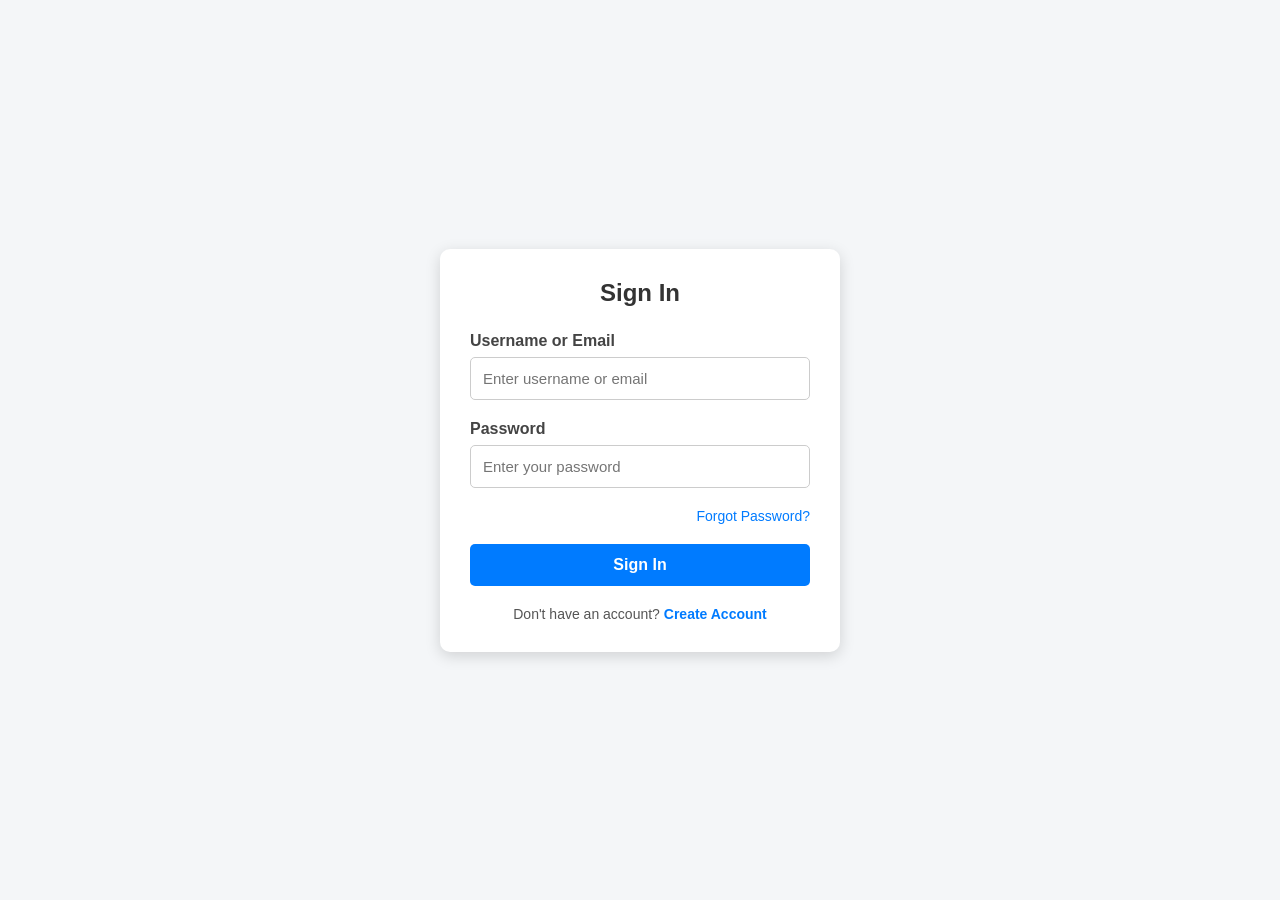
<file: projects/signupform/signin.html>
<!DOCTYPE html>
<html lang="en">
  <head>
    <meta charset="UTF-8" />
    <meta name="viewport" content="width=device-width, initial-scale=1.0" />
    <title>E-Commerce Sign In</title>

    <style>
      * {
        box-sizing: border-box;
        margin: 0;
        padding: 0;
      }

      body {
        font-family: Arial, sans-serif;
        background-color: #f4f6f8;
        display: flex;
        justify-content: center;
        align-items: center;
        min-height: 100vh;
      }

      .signin-container {
        width: 400px;
        background-color: white;
        padding: 30px;
        border-radius: 10px;
        box-shadow: 0 4px 15px rgba(0, 0, 0, 0.15);
      }

      .signin-container h2 {
        text-align: center;
        margin-bottom: 25px;
        color: #333;
      }

      .form-group {
        margin-bottom: 20px;
      }

      .form-group label {
        display: block;
        margin-bottom: 7px;
        font-weight: bold;
        color: #444;
      }

      .form-group input {
        width: 100%;
        padding: 12px;
        border: 1px solid #ccc;
        border-radius: 5px;
        font-size: 15px;
      }

      .form-group input:focus {
        outline: none;
        border-color: #007bff;
      }

      .signin-btn {
        width: 100%;
        padding: 12px;
        background-color: #007bff;
        color: white;
        border: none;
        border-radius: 5px;
        font-size: 16px;
        font-weight: bold;
        cursor: pointer;
      }

      .signin-btn:hover {
        background-color: #0056b3;
      }

      .forgot-password {
        display: block;
        text-align: right;
        margin-bottom: 20px;
        color: #007bff;
        text-decoration: none;
        font-size: 14px;
      }

      .forgot-password:hover {
        text-decoration: underline;
      }

      .signup-link {
        text-align: center;
        margin-top: 20px;
        font-size: 14px;
        color: #555;
      }

      .signup-link a {
        color: #007bff;
        text-decoration: none;
        font-weight: bold;
      }

      .signup-link a:hover {
        text-decoration: underline;
      }
    </style>
  </head>

  <body>
    <div class="signin-container">
      <h2>Sign In</h2>

      <form action="/signin" method="POST">
        <div class="form-group">
          <label for="username">Username or Email</label>

          <input
            type="text"
            id="username"
            name="username"
            placeholder="Enter username or email"
            required
          />
        </div>

        <div class="form-group">
          <label for="password">Password</label>

          <input
            type="password"
            id="password"
            name="password"
            placeholder="Enter your password"
            required
          />
        </div>

        <a href="/forgot-password" class="forgot-password">
          Forgot Password?
        </a>

        <button type="submit" class="signin-btn">Sign In</button>

        <div class="signup-link">
          Don't have an account?
          <a href="/signup">Create Account</a>
        </div>
      </form>
    </div>
  </body>
</html>
</file>
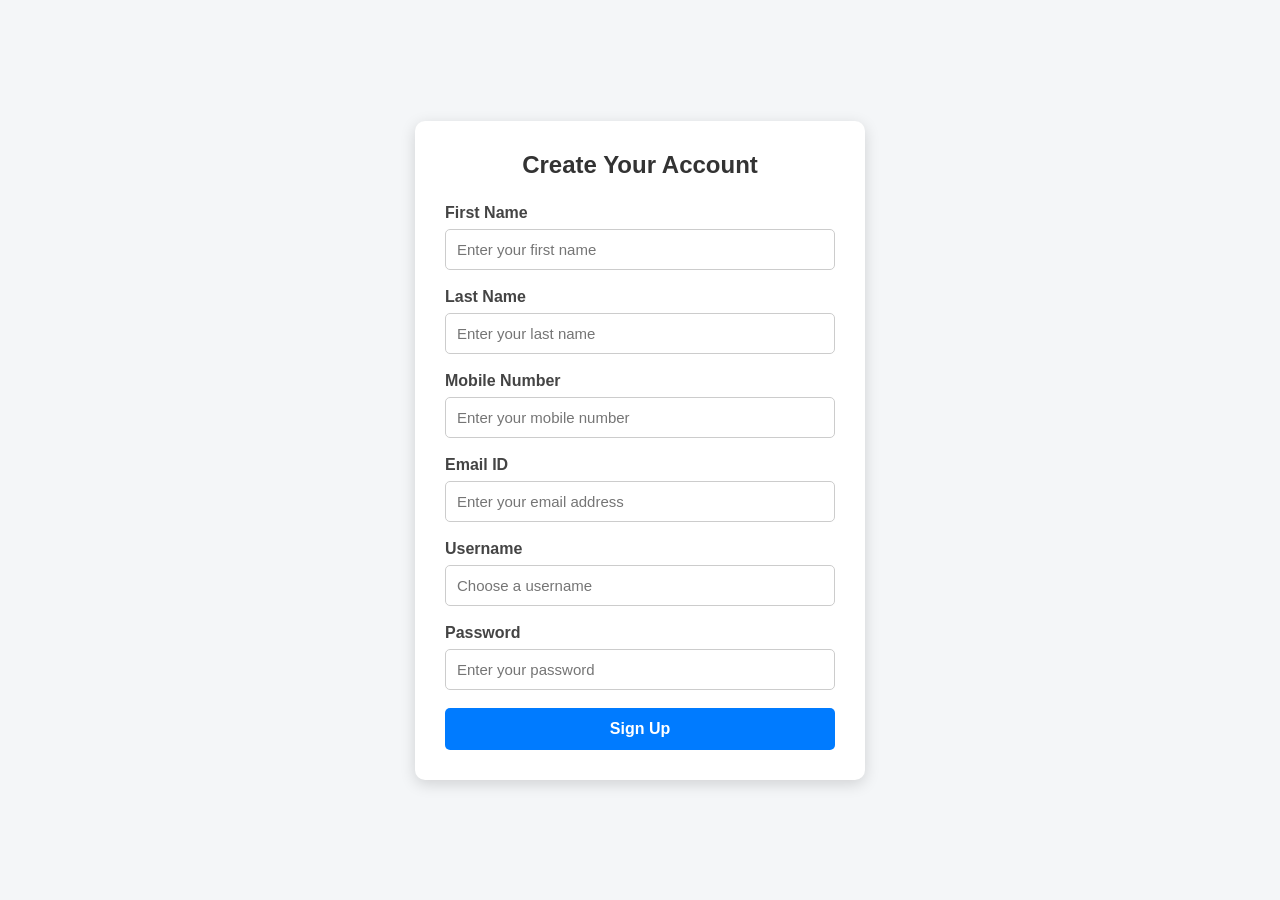
<file: projects/signupform/signup.html>
<!DOCTYPE html>
<html lang="en">
<head>
    <meta charset="UTF-8">
    <meta name="viewport" content="width=device-width, initial-scale=1.0">
    <title>E-Commerce Sign Up</title>

    <style>
        * {
            box-sizing: border-box;
            margin: 0;
            padding: 0;
        }

        body {
            font-family: Arial, sans-serif;
            background-color: #f4f6f8;
            display: flex;
            justify-content: center;
            align-items: center;
            min-height: 100vh;
        }

        .signup-container {
            width: 450px;
            background: white;
            padding: 30px;
            border-radius: 10px;
            box-shadow: 0 4px 15px rgba(0, 0, 0, 0.15);
        }

        .signup-container h2 {
            text-align: center;
            margin-bottom: 25px;
            color: #333;
        }

        .form-group {
            margin-bottom: 18px;
        }

        .form-group label {
            display: block;
            margin-bottom: 7px;
            font-weight: bold;
            color: #444;
        }

        .form-group input {
            width: 100%;
            padding: 11px;
            border: 1px solid #ccc;
            border-radius: 5px;
            font-size: 15px;
        }

        .form-group input:focus {
            outline: none;
            border-color: #007bff;
        }

        .signup-btn {
            width: 100%;
            padding: 12px;
            background-color: #007bff;
            color: white;
            border: none;
            border-radius: 5px;
            font-size: 16px;
            font-weight: bold;
            cursor: pointer;
        }

        .signup-btn:hover {
            background-color: #0056b3;
        }
    </style>
</head>

<body>

    <div class="signup-container">

        <h2>Create Your Account</h2>

        <form action="/signup" method="POST">

            <div class="form-group">
                <label for="firstName">First Name</label>
                <input
                    type="text"
                    id="firstName"
                    name="firstName"
                    placeholder="Enter your first name"
                    required>
            </div>

            <div class="form-group">
                <label for="lastName">Last Name</label>
                <input
                    type="text"
                    id="lastName"
                    name="lastName"
                    placeholder="Enter your last name"
                    required>
            </div>

            <div class="form-group">
                <label for="mobile">Mobile Number</label>
                <input
                    type="tel"
                    id="mobile"
                    name="mobile"
                    placeholder="Enter your mobile number"
                    pattern="[0-9]{10}"
                    maxlength="10"
                    required>
            </div>

            <div class="form-group">
                <label for="email">Email ID</label>
                <input
                    type="email"
                    id="email"
                    name="email"
                    placeholder="Enter your email address"
                    required>
            </div>

            <div class="form-group">
                <label for="username">Username</label>
                <input
                    type="text"
                    id="username"
                    name="username"
                    placeholder="Choose a username"
                    required>
            </div>

            <div class="form-group">
                <label for="password">Password</label>
                <input
                    type="password"
                    id="password"
                    name="password"
                    placeholder="Enter your password"
                    minlength="8"
                    required>
            </div>

            <button type="submit" class="signup-btn">
                Sign Up
            </button>

        </form>

    </div>

</body>
</html>
</file>
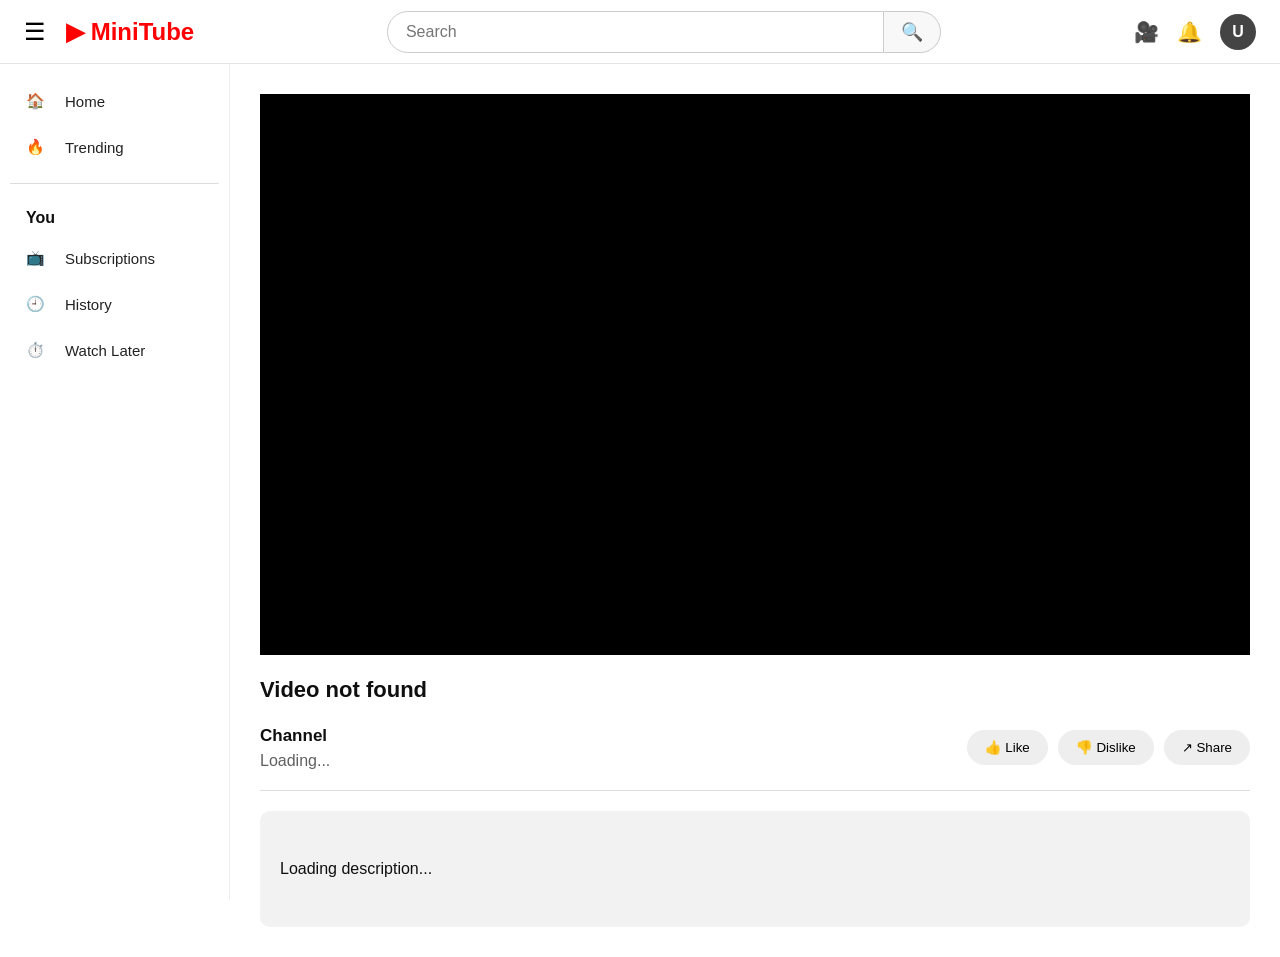
<file: projects/demo/MiniTube/watch.html>
<!DOCTYPE html>
<html lang="en">
  <head>
    <meta charset="UTF-8" />

    <meta name="viewport" content="width=device-width, initial-scale=1.0" />

    <title>MiniTube - Watch</title>

    <link rel="stylesheet" href="css/style.css" />
  </head>

  <body>
    <header class="header">
      <div class="header-left">
        <button class="menu-button">☰</button>

        <a href="index.html" class="logo"> ▶ MiniTube </a>
      </div>

      <div class="search-container">
        <input type="text" id="searchInput" placeholder="Search" />

        <button id="searchButton">🔍</button>
      </div>

      <div class="header-right">
        <button class="header-icon">🎥</button>

        <button class="header-icon">🔔</button>

        <div class="profile">U</div>
      </div>
    </header>

    <div class="main-container">
      <aside class="sidebar">
        <a href="index.html" class="sidebar-item">
          🏠
          <span>Home</span>
        </a>

        <a href="trending.html" class="sidebar-item">
          🔥
          <span>Trending</span>
        </a>

        <div class="sidebar-divider"></div>

        <div class="sidebar-title">You</div>

        <a href="#" class="sidebar-item">
          📺
          <span>Subscriptions</span>
        </a>

        <a href="#" class="sidebar-item">
          🕘
          <span>History</span>
        </a>

        <a href="#" class="sidebar-item">
          ⏱️
          <span>Watch Later</span>
        </a>
      </aside>

      <main class="watch-content">
        <div class="player-container">
          <iframe
            id="videoPlayer"
            src=""
            title="YouTube video player"
            frameborder="0"
            allow="accelerometer; autoplay; clipboard-write; encrypted-media; gyroscope; picture-in-picture; web-share"
            allowfullscreen
          >
          </iframe>
        </div>

        <div class="video-details">
          <h1 id="videoTitle">Loading...</h1>

          <div class="watch-info">
            <div>
              <strong id="channelName"> Channel </strong>

              <p id="videoStats">Loading...</p>
            </div>

            <div class="watch-actions">
              <button>👍 Like</button>

              <button>👎 Dislike</button>

              <button>↗ Share</button>
            </div>
          </div>

          <div class="description-box">
            <p id="videoDescription">Loading description...</p>
          </div>
        </div>
      </main>
    </div>

    <script src="js/config.js"></script>
    <script src="js/api.js"></script>
    <script src="js/watch.js"></script>
  </body>
</html>
</file>
<file: projects/ecommerce-website/css/style.css>
/* ==============================
   GENERAL STYLES
================================= */

* {
  margin: 0;
  padding: 0;
  box-sizing: border-box;
}

html {
  scroll-behavior: smooth;
}

body {
  font-family: Arial, Helvetica, sans-serif;
  background-color: white;
  color: #4b1020;
  line-height: 1.6;
}

a {
  text-decoration: none;
  color: #174a7c;
}

ul {
  list-style: none;
}

/* ==============================
   HEADER
================================= */

.header {
  width: 100%;
  min-height: 70px;

  display: flex;
  justify-content: space-between;
  align-items: center;

  padding: 15px 7%;

  background-color: #4b1020;

  border-bottom: 4px solid #f5df8a;

  position: sticky;
  top: 0;

  z-index: 1000;
}

/* Logo */

.logo a {
  font-size: 28px;
  font-weight: bold;
  color: #f5df8a;
}

/* Navigation */

.navbar {
  display: flex;
  align-items: center;
  gap: 30px;
}

.navbar a {
  font-size: 16px;
  font-weight: 500;
  color: white;
}

.navbar a:hover {
  color: #f5df8a;
}

.signup-link {
  border: 1px solid #f5df8a;
  padding: 8px 15px;
  color: #f5df8a !important;
}

.signup-link:hover {
  background-color: #f5df8a;
  color: #4b1020 !important;
}

/* ==============================
   HERO SECTION
================================= */

.hero {
  min-height: 500px;

  display: flex;
  justify-content: center;
  align-items: center;

  text-align: center;

  padding: 50px 20px;

  background-color: #f5df8a;

  border-bottom: 5px solid #174a7c;
}

.hero-content {
  max-width: 700px;
}

.hero h1 {
  font-size: 55px;
  margin-bottom: 20px;
  color: #4b1020;
}

.hero p {
  font-size: 20px;
  margin-bottom: 30px;
  color: #174a7c;
}

/* ==============================
   BUTTON
================================= */

.btn {
  display: inline-block;

  padding: 12px 25px;

  background-color: #4b1020;
  color: white;

  border: 2px solid #4b1020;

  cursor: pointer;

  font-weight: bold;
}

.btn:hover {
  background-color: #174a7c;
  border-color: #174a7c;
  color: white;
}

/* ==============================
   GENERAL SECTION
================================= */

.section {
  width: 86%;
  max-width: 1200px;

  margin: 60px auto;
}

.section h2 {
  text-align: center;

  font-size: 32px;

  margin-bottom: 35px;

  color: #4b1020;
}

/* ==============================
   CATEGORY
================================= */

.category-container {
  display: grid;

  grid-template-columns: repeat(4, 1fr);

  gap: 20px;
}

.category-card {
  border: 2px solid #174a7c;

  padding: 30px;

  text-align: center;

  min-height: 180px;

  display: flex;
  flex-direction: column;
  justify-content: center;

  background-color: white;
}

.category-card:hover {
  background-color: #f5df8a;
  border-color: #4b1020;
}

.category-card h3 {
  font-size: 22px;

  margin-bottom: 10px;

  color: #4b1020;
}

.category-card p {
  margin-bottom: 15px;

  color: #174a7c;
}

.category-card a {
  font-weight: bold;

  text-decoration: underline;

  color: #174a7c;
}

/* ==============================
   PRODUCTS
================================= */

.product-container {
  display: grid;

  grid-template-columns: repeat(4, 1fr);

  gap: 25px;
}

.product-card {
  border: 2px solid #174a7c;

  padding: 20px;

  text-align: center;

  background-color: white;
}

.product-card:hover {
  border-color: #4b1020;
  box-shadow: 0 5px 15px rgba(75, 16, 32, 0.15);
}

.product-card h3 {
  font-size: 20px;

  margin: 15px 0 10px;

  color: #4b1020;
}

.product-card p {
  margin-bottom: 10px;

  color: #174a7c;
}

/* Product Image Placeholder */

.product-image {
  height: 220px;

  border: 2px solid #f5df8a;

  background-color: #fff9d9;

  display: flex;
  justify-content: center;
  align-items: center;

  font-weight: bold;

  color: #4b1020;
}

/* Price */

.price {
  font-size: 20px;

  font-weight: bold;

  margin: 10px 0 20px;

  color: #4b1020 !important;
}

/* Product Buttons */

.product-buttons {
  display: flex;

  flex-direction: column;

  gap: 10px;
}

.product-buttons .btn {
  width: 100%;
}

/* ==============================
   PAGE HEADER
================================= */

.page-header {
  text-align: center;

  padding: 70px 20px;

  background-color: #f5df8a;

  border-bottom: 5px solid #174a7c;
}

.page-header h1 {
  font-size: 45px;

  margin-bottom: 10px;

  color: #4b1020;
}

.page-header p {
  font-size: 18px;

  color: #174a7c;
}

/* ==============================
   CART
================================= */

.cart-section {
  width: 86%;
  max-width: 1200px;

  margin: 60px auto;

  min-height: 600px;
}

.cart-section > h1 {
  text-align: center;

  font-size: 40px;

  margin-bottom: 40px;

  color: #4b1020;
}

.cart-container {
  display: grid;

  grid-template-columns: 2fr 1fr;

  gap: 30px;

  align-items: start;
}

/* Cart Item */

.cart-item {
  display: grid;

  grid-template-columns: 150px 1fr 120px;

  gap: 20px;

  align-items: center;

  border: 2px solid #174a7c;

  padding: 20px;

  margin-bottom: 20px;

  background-color: white;
}

.cart-image {
  height: 120px;

  border: 2px solid #f5df8a;

  background-color: #fff9d9;

  display: flex;

  align-items: center;

  justify-content: center;

  color: #4b1020;
}

.cart-details h3 {
  margin-bottom: 10px;

  color: #4b1020;
}

.cart-details p {
  margin-bottom: 10px;

  color: #174a7c;
}

.cart-details input {
  width: 70px;

  padding: 7px;

  border: 2px solid #174a7c;

  color: #4b1020;
}

.cart-price {
  font-size: 20px;

  font-weight: bold;

  text-align: right;

  color: #4b1020;
}

/* Order Summary */

.order-summary {
  border: 2px solid #4b1020;

  padding: 25px;

  background-color: #fff9d9;
}

.order-summary h2 {
  margin-bottom: 25px;

  color: #4b1020;
}

.summary-row {
  display: flex;

  justify-content: space-between;

  margin-bottom: 15px;

  color: #174a7c;
}

.summary-total {
  display: flex;

  justify-content: space-between;

  font-size: 22px;

  font-weight: bold;

  margin: 20px 0;

  color: #4b1020;
}

.checkout-btn {
  width: 100%;

  border: 2px solid #4b1020;
}

/* ==============================
   FORMS
================================= */

.form-section {
  min-height: 700px;

  display: flex;

  justify-content: center;

  align-items: center;

  padding: 50px 20px;

  background-color: #fff9d9;
}

.form-container {
  width: 100%;

  max-width: 500px;

  border: 2px solid #174a7c;

  padding: 40px;

  background-color: white;
}

.form-container h1 {
  text-align: center;

  font-size: 32px;

  margin-bottom: 10px;

  color: #4b1020;
}

.form-description {
  text-align: center;

  margin-bottom: 30px;

  color: #174a7c;
}

/* Form Group */

.form-group {
  margin-bottom: 20px;
}

.form-group label {
  display: block;

  font-weight: bold;

  margin-bottom: 7px;

  color: #4b1020;
}

.form-group input {
  width: 100%;

  padding: 12px;

  border: 2px solid #174a7c;

  background-color: white;

  color: #4b1020;

  font-size: 16px;

  outline: none;
}

.form-group input:focus {
  border: 3px solid #4b1020;

  background-color: #fff9d9;
}

/* Form Options */

.form-options {
  display: flex;

  justify-content: space-between;

  align-items: center;

  margin-bottom: 25px;
}

.form-options a {
  text-decoration: underline;

  color: #174a7c;
}

.form-options input {
  margin-right: 5px;
}

/* Form Button */

.form-button {
  width: 100%;

  padding: 13px;

  background-color: #4b1020;

  color: white;

  border: 2px solid #4b1020;

  font-size: 16px;

  cursor: pointer;

  font-weight: bold;
}

.form-button:hover {
  background-color: #174a7c;

  border-color: #174a7c;
}

/* Terms */

.terms {
  margin-bottom: 20px;

  color: #174a7c;
}

.terms input {
  margin-right: 5px;
}

/* Account Link */

.account-link {
  text-align: center;

  margin-top: 25px;

  color: #174a7c;
}

.account-link a {
  font-weight: bold;

  text-decoration: underline;

  color: #4b1020;
}

/* ==============================
   FOOTER
================================= */

.footer {
  background-color: #4b1020;

  color: white;

  padding: 50px 7%;

  display: grid;

  grid-template-columns: 2fr 1fr 1fr;

  gap: 40px;

  margin-top: 50px;

  border-top: 5px solid #f5df8a;
}

.footer h3 {
  margin-bottom: 15px;

  color: #f5df8a;
}

.footer p {
  color: white;
}

.footer a {
  display: block;

  color: white;

  margin-bottom: 8px;
}

.footer a:hover {
  color: #f5df8a;
  text-decoration: underline;
}

/* ==============================
   RESPONSIVE DESIGN
================================= */

@media screen and (max-width: 900px) {
  .product-container {
    grid-template-columns: repeat(2, 1fr);
  }

  .category-container {
    grid-template-columns: repeat(2, 1fr);
  }

  .cart-container {
    grid-template-columns: 1fr;
  }

  .hero h1 {
    font-size: 42px;
  }
}

@media screen and (max-width: 650px) {
  .header {
    flex-direction: column;

    gap: 15px;
  }

  .navbar {
    flex-wrap: wrap;

    justify-content: center;

    gap: 15px;
  }

  .product-container {
    grid-template-columns: 1fr;
  }

  .category-container {
    grid-template-columns: 1fr;
  }

  .hero {
    min-height: 400px;
  }

  .hero h1 {
    font-size: 35px;
  }

  .hero p {
    font-size: 17px;
  }

  .cart-item {
    grid-template-columns: 1fr;
  }

  .cart-price {
    text-align: left;
  }

  .footer {
    grid-template-columns: 1fr;

    text-align: center;
  }

  .form-container {
    padding: 25px;
  }
}
</file>
<file: projects/MiniTube/css/style.css>
/* =========================================
   GLOBAL
========================================= */

* {
  margin: 0;
  padding: 0;
  box-sizing: border-box;
}

body {
  font-family: Arial, Helvetica, sans-serif;
  background: #ffffff;
  color: #0f0f0f;
}

/* =========================================
 HEADER
========================================= */

.header {
  height: 64px;

  display: flex;
  align-items: center;

  justify-content: space-between;

  padding: 0 20px;

  border-bottom: 1px solid #e5e5e5;

  position: sticky;
  top: 0;

  background: white;

  z-index: 1000;
}

.header-left {
  display: flex;
  align-items: center;

  gap: 18px;
}

.logo {
  display: flex;

  align-items: center;

  gap: 8px;

  font-size: 22px;

  font-weight: bold;

  color: #111;

  text-decoration: none;
}

.logo-icon {
  background: #ff0000;

  color: white;

  padding: 5px 9px;

  border-radius: 8px;
}

.icon-button {
  border: none;

  background: transparent;

  font-size: 20px;

  cursor: pointer;

  padding: 8px;

  border-radius: 50%;
}

.icon-button:hover {
  background: #f2f2f2;
}

/* =========================================
 SEARCH
========================================= */

.search-container {
  display: flex;

  width: 45%;

  max-width: 650px;

  height: 42px;
}

.search-container input {
  flex: 1;

  border: 1px solid #ccc;

  border-right: none;

  border-radius: 22px 0 0 22px;

  padding: 0 18px;

  font-size: 16px;

  outline: none;
}

.search-container input:focus {
  border-color: #999;
}

.search-container button {
  width: 65px;

  border: 1px solid #ccc;

  border-radius: 0 22px 22px 0;

  background: #f8f8f8;

  cursor: pointer;

  font-size: 18px;
}

.search-container button:hover {
  background: #eeeeee;
}

/* =========================================
 HEADER RIGHT
========================================= */

.header-right {
  display: flex;

  align-items: center;

  gap: 8px;
}

.profile {
  width: 38px;

  height: 38px;

  border-radius: 50%;

  background: #673ab7;

  color: white;

  display: flex;

  align-items: center;

  justify-content: center;

  font-weight: bold;
}

/* =========================================
 APP CONTAINER
========================================= */

.app-container {
  display: flex;
}

/* =========================================
 SIDEBAR
========================================= */

.sidebar {
  width: 230px;

  min-height: calc(100vh - 64px);

  padding: 15px 10px;

  border-right: 1px solid #eee;

  position: fixed;

  top: 64px;

  left: 0;

  background: white;
}

.nav-item {
  display: flex;

  align-items: center;

  gap: 20px;

  padding: 13px 15px;

  margin-bottom: 3px;

  border-radius: 10px;

  color: #111;

  text-decoration: none;

  font-size: 15px;
}

.nav-item:hover {
  background: #f2f2f2;
}

.nav-item.active {
  background: #eeeeee;

  font-weight: bold;
}

.sidebar hr {
  border: none;

  border-top: 1px solid #ddd;

  margin: 15px 0;
}

/* =========================================
 MAIN CONTENT
========================================= */

.main-content {
  margin-left: 230px;

  width: calc(100% - 230px);

  padding: 20px;
}

/* =========================================
 CATEGORY BAR
========================================= */

.category-bar {
  display: flex;

  gap: 12px;

  overflow-x: auto;

  padding-bottom: 15px;
}

.category {
  border: none;

  background: #f2f2f2;

  padding: 9px 16px;

  border-radius: 8px;

  cursor: pointer;

  white-space: nowrap;

  font-size: 14px;
}

.category:hover {
  background: #ddd;
}

.category.active {
  background: #111;

  color: white;
}

/* =========================================
 HEADING
========================================= */

.page-heading {
  margin: 20px 0;
}

.page-heading h1 {
  font-size: 24px;
}

/* =========================================
 VIDEO GRID
========================================= */

.video-grid {
  display: grid;

  grid-template-columns: repeat(auto-fill, minmax(280px, 1fr));

  gap: 28px 18px;
}

/* =========================================
 VIDEO CARD
========================================= */

.video-card {
  cursor: pointer;
}

.thumbnail-container {
  position: relative;

  width: 100%;

  aspect-ratio: 16 / 9;

  overflow: hidden;

  border-radius: 10px;

  background: #eee;
}

.thumbnail {
  width: 100%;

  height: 100%;

  object-fit: cover;

  transition: transform 0.2s;
}

.video-card:hover .thumbnail {
  transform: scale(1.03);
}

.video-info {
  display: flex;

  gap: 12px;

  padding-top: 12px;
}

.channel-avatar {
  width: 38px;

  height: 38px;

  border-radius: 50%;

  background: #ddd;

  flex-shrink: 0;

  display: flex;

  align-items: center;

  justify-content: center;

  font-weight: bold;
}

.video-details {
  min-width: 0;
}

.video-title {
  font-size: 16px;

  font-weight: 600;

  line-height: 1.4;

  display: -webkit-box;

  -webkit-line-clamp: 2;

  -webkit-box-orient: vertical;

  overflow: hidden;
}

.channel-name {
  color: #606060;

  font-size: 14px;

  margin-top: 6px;
}

.video-meta {
  color: #606060;

  font-size: 13px;

  margin-top: 4px;
}

/* =========================================
 LOADING
========================================= */

.loading {
  text-align: center;

  padding: 60px;

  font-size: 18px;

  color: #666;
}

/* =========================================
 ERROR
========================================= */

.error-message {
  color: #d00000;

  text-align: center;

  padding: 30px;

  display: none;
}

/* =========================================
 LOAD MORE
========================================= */

.load-more-container {
  display: flex;

  justify-content: center;

  margin: 40px 0;
}

.load-more {
  padding: 12px 25px;

  border: none;

  border-radius: 8px;

  background: #111;

  color: white;

  cursor: pointer;

  font-size: 15px;
}

.load-more:hover {
  background: #333;
}

/* =========================================
 DARK MODE
========================================= */

body.dark {
  background: #0f0f0f;

  color: #ffffff;
}

body.dark .header,
body.dark .sidebar {
  background: #0f0f0f;

  border-color: #303030;
}

body.dark .logo {
  color: white;
}

body.dark .nav-item {
  color: white;
}

body.dark .nav-item:hover,
body.dark .nav-item.active {
  background: #272727;
}

body.dark .search-container input {
  background: #121212;

  color: white;

  border-color: #555;
}

body.dark .search-container button {
  background: #272727;

  color: white;

  border-color: #555;
}

body.dark .category {
  background: #272727;

  color: white;
}

body.dark .category.active {
  background: white;

  color: black;
}

body.dark .channel-name,
body.dark .video-meta {
  color: #aaaaaa;
}

/* =========================================
 MOBILE
========================================= */

@media (max-width: 900px) {
  .sidebar {
    width: 75px;
  }

  .nav-item {
    justify-content: center;
  }

  .nav-item span {
    display: none;
  }

  .main-content {
    margin-left: 75px;

    width: calc(100% - 75px);
  }

  .search-container {
    width: 45%;
  }
}

@media (max-width: 600px) {
  .header {
    padding: 0 10px;
  }

  .logo span:last-child {
    display: none;
  }

  .search-container {
    width: 50%;
  }

  .header-right .icon-button:first-child {
    display: none;
  }

  .header-right .icon-button:nth-child(2) {
    display: none;
  }

  .sidebar {
    display: none;
  }

  .main-content {
    margin-left: 0;

    width: 100%;

    padding: 12px;
  }

  .video-grid {
    grid-template-columns: 1fr;
  }

  .page-heading h1 {
    font-size: 20px;
  }
}

/* =========================================
   VIDEO DURATION
========================================= */

.thumbnail-container {
  position: relative;
}

.duration {
  position: absolute;

  right: 8px;

  bottom: 8px;

  background: rgba(0, 0, 0, 0.85);

  color: white;

  padding: 4px 6px;

  border-radius: 4px;

  font-size: 12px;

  font-weight: bold;
}
</file>
<file: projects/MiniTube/css/watch.css>
/* =========================================
   WATCH PAGE
========================================= */

.watch-layout {
  display: grid;

  grid-template-columns:
    minmax(0, 1fr)
    380px;

  gap: 25px;

  padding: 25px;

  max-width: 1800px;

  margin: auto;
}

/* =========================================
 PLAYER
========================================= */

.player-container {
  width: 100%;

  aspect-ratio: 16 / 9;

  background: black;

  border-radius: 10px;

  overflow: hidden;
}

.player-container iframe {
  width: 100%;

  height: 100%;

  border: none;
}

/* =========================================
 VIDEO TITLE
========================================= */

.video-information {
  padding-top: 18px;
}

.video-information h1 {
  font-size: 22px;

  line-height: 1.4;
}

/* =========================================
 ACTION AREA
========================================= */

.video-actions {
  display: flex;

  justify-content: space-between;

  align-items: center;

  margin-top: 18px;

  gap: 15px;
}

/* =========================================
 CHANNEL
========================================= */

.channel-info {
  display: flex;

  align-items: center;

  gap: 12px;
}

.large-avatar {
  width: 45px;

  height: 45px;

  border-radius: 50%;

  background: #ddd;

  display: flex;

  align-items: center;

  justify-content: center;

  font-weight: bold;
}

.channel-info h3 {
  font-size: 15px;
}

.channel-info p {
  font-size: 13px;

  color: #606060;

  margin-top: 3px;
}

/* =========================================
 ACTION BUTTONS
========================================= */

.action-buttons {
  display: flex;

  gap: 8px;
}

.action-button {
  border: none;

  background: #f2f2f2;

  padding: 10px 16px;

  border-radius: 20px;

  cursor: pointer;

  font-size: 14px;
}

.action-button:hover {
  background: #ddd;
}

.action-button.active {
  background: #111;

  color: white;
}

/* =========================================
 DESCRIPTION
========================================= */

.description-box {
  margin-top: 20px;

  padding: 15px;

  background: #f2f2f2;

  border-radius: 10px;
}

.video-stats {
  font-weight: bold;

  margin-bottom: 10px;
}

#videoDescription {
  white-space: pre-line;

  line-height: 1.5;

  font-size: 14px;

  display: -webkit-box;

  -webkit-line-clamp: 3;

  -webkit-box-orient: vertical;

  overflow: hidden;
}

#videoDescription.expanded {
  display: block;
}

.description-button {
  border: none;

  background: none;

  font-weight: bold;

  cursor: pointer;

  margin-top: 10px;
}

/* =========================================
 RELATED VIDEOS
========================================= */

.related-section h2 {
  font-size: 20px;

  margin-bottom: 15px;
}

.related-card {
  display: flex;

  gap: 10px;

  margin-bottom: 15px;

  cursor: pointer;
}

.related-thumbnail {
  width: 160px;

  aspect-ratio: 16 / 9;

  object-fit: cover;

  border-radius: 7px;
}

.related-details {
  flex: 1;
}

.related-title {
  font-size: 14px;

  font-weight: 600;

  line-height: 1.35;

  display: -webkit-box;

  -webkit-line-clamp: 3;

  -webkit-box-orient: vertical;

  overflow: hidden;
}

.related-channel {
  color: #606060;

  font-size: 12px;

  margin-top: 5px;
}

/* =========================================
 COMMENTS
========================================= */

.comments-section {
  margin-top: 35px;
}

.comments-section h2 {
  margin-bottom: 20px;
}

.comment-input {
  display: flex;

  align-items: center;

  gap: 12px;

  margin-bottom: 25px;
}

.comment-input input {
  flex: 1;

  border: none;

  border-bottom: 1px solid #999;

  padding: 10px;

  outline: none;
}

.comment-avatar {
  width: 38px;

  height: 38px;

  border-radius: 50%;

  background: #ddd;

  display: flex;

  align-items: center;

  justify-content: center;

  font-weight: bold;

  flex-shrink: 0;
}

.comment {
  display: flex;

  gap: 12px;

  margin-bottom: 20px;
}

.comment p {
  margin-top: 5px;

  color: #555;
}

/* =========================================
 DARK MODE
========================================= */

body.dark .description-box {
  background: #272727;
}

body.dark .channel-info p,
body.dark .related-channel {
  color: #aaa;
}

body.dark .action-button {
  background: #272727;

  color: white;
}

body.dark .action-button:hover {
  background: #3a3a3a;
}

body.dark .description-button {
  color: white;
}

body.dark .comment-input input {
  background: transparent;

  color: white;
}

/* =========================================
 TABLET
========================================= */

@media (max-width: 1100px) {
  .watch-layout {
    grid-template-columns: 1fr;
  }

  .related-section {
    margin-top: 20px;
  }

  .related-card {
    max-width: 600px;
  }
}

/* =========================================
 MOBILE
========================================= */

@media (max-width: 600px) {
  .watch-layout {
    padding: 10px;
  }

  .player-container {
    border-radius: 0;
  }

  .video-information h1 {
    font-size: 18px;
  }

  .video-actions {
    flex-direction: column;

    align-items: flex-start;
  }

  .action-buttons {
    width: 100%;

    overflow-x: auto;
  }

  .related-thumbnail {
    width: 140px;
  }
}
</file>
<file: projects/demo/MiniTube/css/style.css>
* {
  margin: 0;
  padding: 0;
  box-sizing: border-box;
}

body {
  font-family: Arial, Helvetica, sans-serif;

  background: #ffffff;

  color: #0f0f0f;
}

/* =========================
 HEADER
========================= */

.header {
  height: 64px;

  display: flex;

  align-items: center;

  justify-content: space-between;

  padding: 0 24px;

  border-bottom: 1px solid #e5e5e5;

  background: #ffffff;

  position: sticky;

  top: 0;

  z-index: 1000;
}

.header-left {
  display: flex;

  align-items: center;

  gap: 20px;
}

.menu-button {
  border: none;

  background: transparent;

  font-size: 24px;

  cursor: pointer;
}

.logo {
  text-decoration: none;

  color: #ff0000;

  font-size: 24px;

  font-weight: bold;
}

.search-container {
  display: flex;

  width: 45%;

  max-width: 650px;
}

.search-container input {
  width: 100%;

  height: 42px;

  border: 1px solid #cccccc;

  border-radius: 22px 0 0 22px;

  padding: 0 18px;

  font-size: 16px;

  outline: none;
}

.search-container button {
  width: 64px;

  border: 1px solid #cccccc;

  border-left: none;

  border-radius: 0 22px 22px 0;

  background: #f8f8f8;

  cursor: pointer;

  font-size: 18px;
}

.header-right {
  display: flex;

  align-items: center;

  gap: 18px;
}

.header-icon {
  background: transparent;

  border: none;

  font-size: 20px;

  cursor: pointer;
}

.profile {
  width: 36px;

  height: 36px;

  border-radius: 50%;

  background: #444;

  color: white;

  display: flex;

  align-items: center;

  justify-content: center;

  font-weight: bold;
}

/* =========================
 MAIN
========================= */

.main-container {
  display: flex;
}

/* =========================
 SIDEBAR
========================= */

.sidebar {
  width: 230px;

  min-height: calc(100vh - 64px);

  padding: 16px 10px;

  border-right: 1px solid #eeeeee;

  position: sticky;

  top: 64px;

  height: calc(100vh - 64px);
}

.sidebar-item {
  display: flex;

  align-items: center;

  gap: 20px;

  padding: 12px 16px;

  margin-bottom: 4px;

  border-radius: 10px;

  text-decoration: none;

  color: #222;

  font-size: 15px;
}

.sidebar-item:hover {
  background: #f2f2f2;
}

.sidebar-item.active {
  background: #eeeeee;

  font-weight: bold;
}

.sidebar-divider {
  height: 1px;

  background: #dddddd;

  margin: 15px 0;
}

.sidebar-title {
  font-weight: bold;

  padding: 10px 16px;
}

/* =========================
 CONTENT
========================= */

.content {
  flex: 1;

  padding: 28px;

  min-width: 0;
}

.page-header {
  margin-bottom: 25px;
}

.page-header h1 {
  font-size: 28px;
}

/* =========================
 VIDEO GRID
========================= */

.video-grid {
  display: grid;

  grid-template-columns: repeat(4, minmax(0, 1fr));

  gap: 28px 18px;
}

.video-card {
  cursor: pointer;

  min-width: 0;
}

.thumbnail-container {
  width: 100%;

  aspect-ratio: 16 / 9;

  overflow: hidden;

  border-radius: 10px;

  background: #eeeeee;
}

.video-thumbnail {
  width: 100%;

  height: 100%;

  object-fit: cover;

  display: block;
}

.video-info {
  display: flex;

  gap: 12px;

  margin-top: 12px;
}

.channel-avatar {
  width: 36px;

  height: 36px;

  min-width: 36px;

  border-radius: 50%;

  background: #333;

  color: white;

  display: flex;

  align-items: center;

  justify-content: center;

  font-weight: bold;
}

.video-text {
  min-width: 0;
}

.video-title {
  font-size: 16px;

  line-height: 1.35;

  font-weight: 600;

  display: -webkit-box;

  -webkit-line-clamp: 2;

  -webkit-box-orient: vertical;

  overflow: hidden;
}

.channel-name {
  margin-top: 7px;

  color: #606060;

  font-size: 14px;
}

.video-meta {
  margin-top: 4px;

  color: #606060;

  font-size: 13px;
}

/* =========================
 LOADING
========================= */

.loading {
  text-align: center;

  padding: 80px;

  font-size: 18px;

  color: #606060;
}

.error {
  padding: 60px;

  text-align: center;

  color: #555;
}

/* =========================
 WATCH PAGE
========================= */

.watch-content {
  flex: 1;

  max-width: 1200px;

  margin: auto;

  padding: 30px;
}

.player-container {
  width: 100%;

  aspect-ratio: 16 / 9;

  background: #000;
}

.player-container iframe {
  width: 100%;

  height: 100%;

  border: none;
}

.video-details {
  padding-top: 20px;
}

.video-details h1 {
  font-size: 22px;

  line-height: 1.4;
}

.watch-info {
  display: flex;

  justify-content: space-between;

  align-items: center;

  gap: 20px;

  padding: 20px 0;

  border-bottom: 1px solid #dddddd;
}

#channelName {
  font-size: 17px;
}

#videoStats {
  color: #606060;

  margin-top: 6px;
}

.watch-actions {
  display: flex;

  gap: 10px;
}

.watch-actions button {
  border: none;

  background: #eeeeee;

  padding: 10px 18px;

  border-radius: 20px;

  cursor: pointer;
}

.watch-actions button:hover {
  background: #dddddd;
}

.description-box {
  background: #f2f2f2;

  padding: 20px;

  margin-top: 20px;

  border-radius: 10px;

  white-space: pre-line;

  line-height: 1.6;
}

/* =========================
 RESPONSIVE
========================= */

@media (max-width: 1200px) {
  .video-grid {
    grid-template-columns: repeat(3, minmax(0, 1fr));
  }
}

@media (max-width: 900px) {
  .sidebar {
    width: 80px;
  }

  .sidebar-item {
    justify-content: center;

    padding: 14px 5px;
  }

  .sidebar-item span,
  .sidebar-title {
    display: none;
  }

  .video-grid {
    grid-template-columns: repeat(2, minmax(0, 1fr));
  }
}

@media (max-width: 650px) {
  .header {
    padding: 0 12px;
  }

  .logo {
    font-size: 19px;
  }

  .search-container {
    width: 40%;
  }

  .header-right {
    gap: 5px;
  }

  .header-icon {
    display: none;
  }

  .sidebar {
    display: none;
  }

  .content {
    padding: 15px;
  }

  .video-grid {
    grid-template-columns: 1fr;

    gap: 24px;
  }

  .watch-content {
    padding: 10px;
  }

  .watch-info {
    flex-direction: column;

    align-items: flex-start;
  }

  .watch-actions {
    flex-wrap: wrap;
  }
}
</file>
